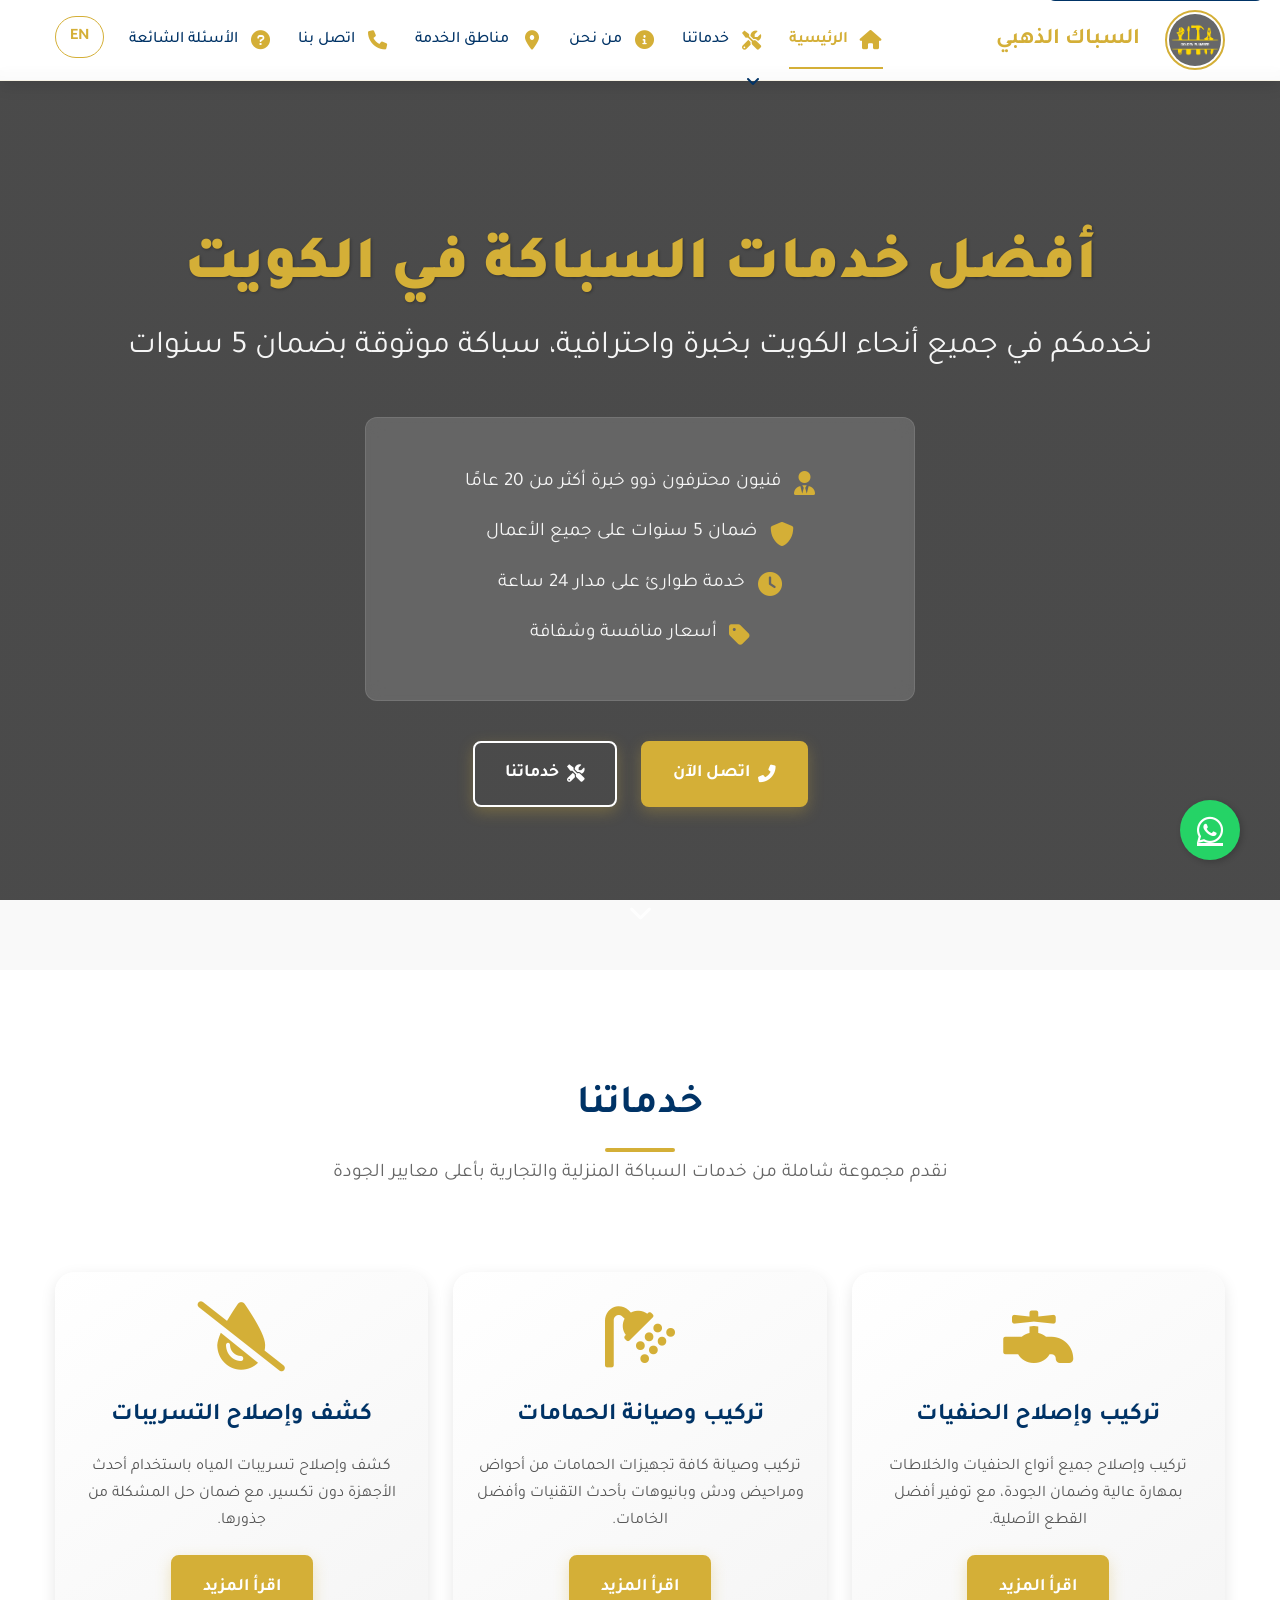
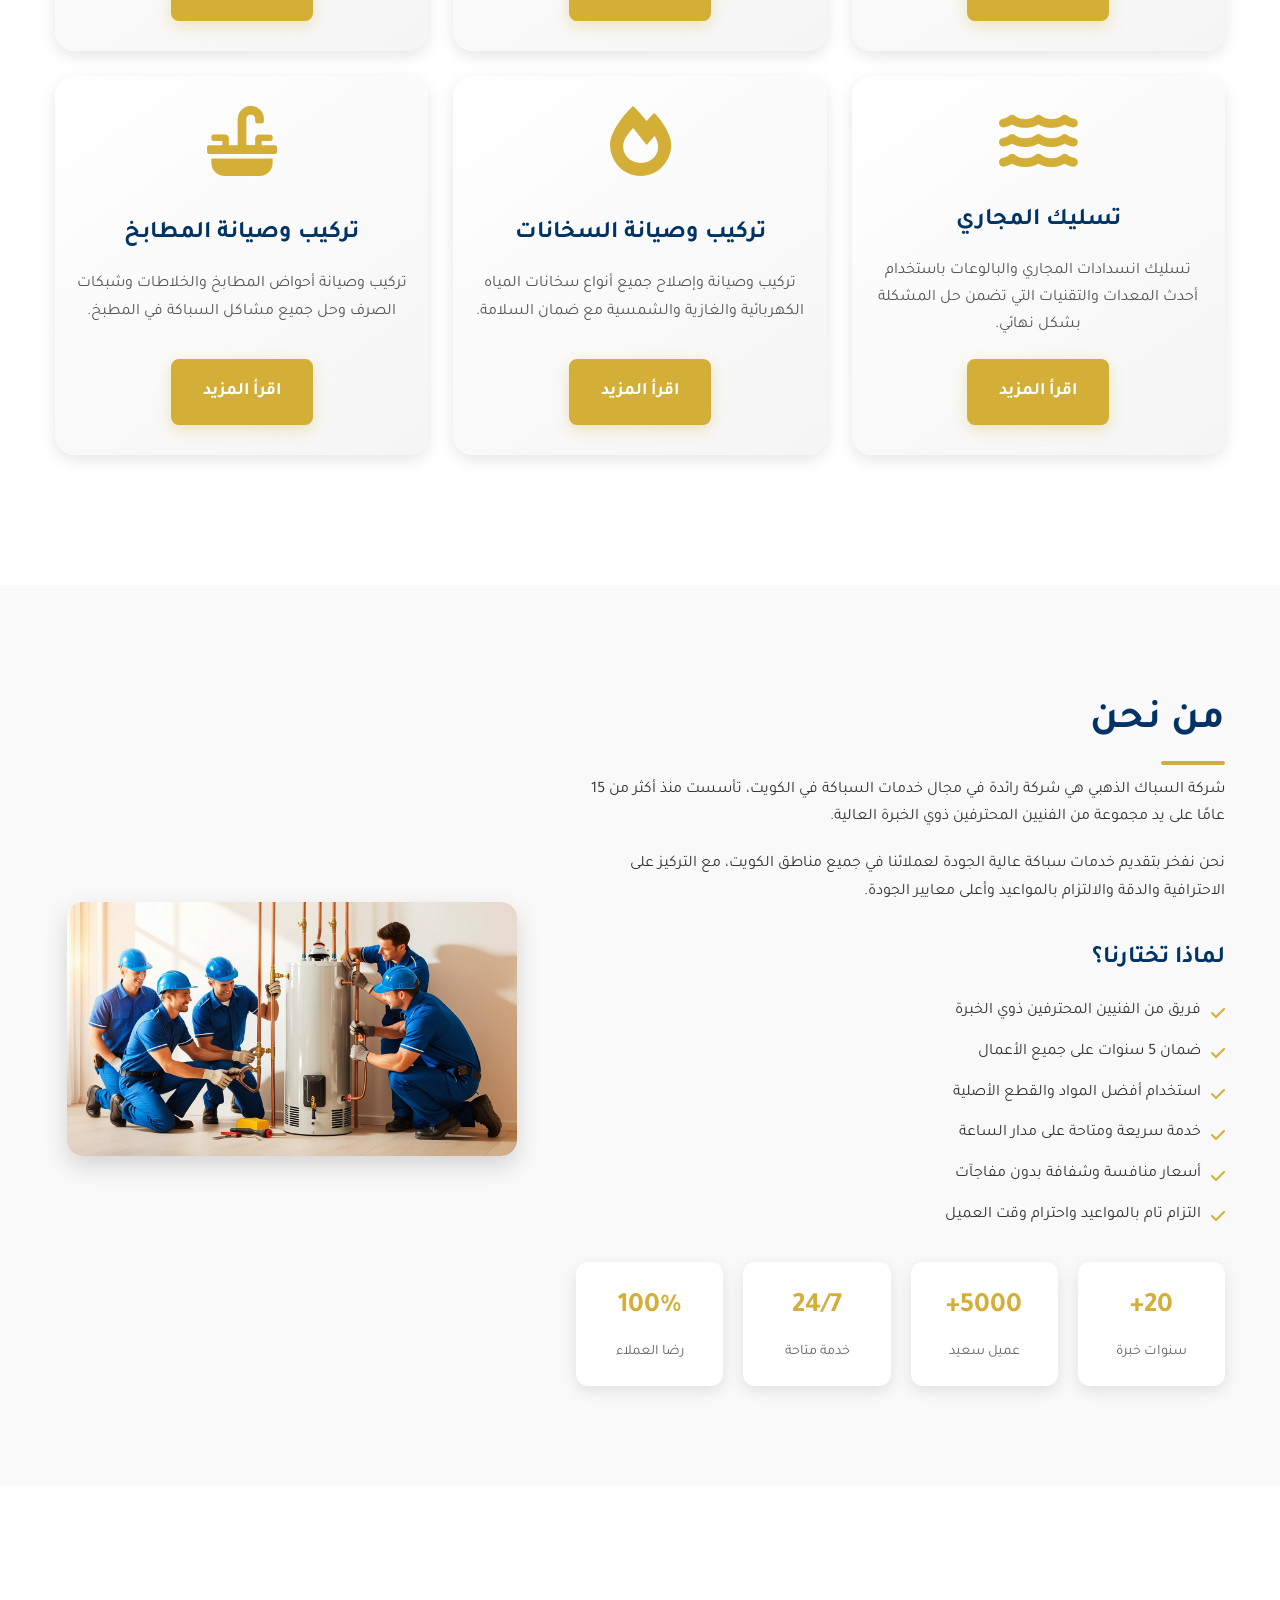
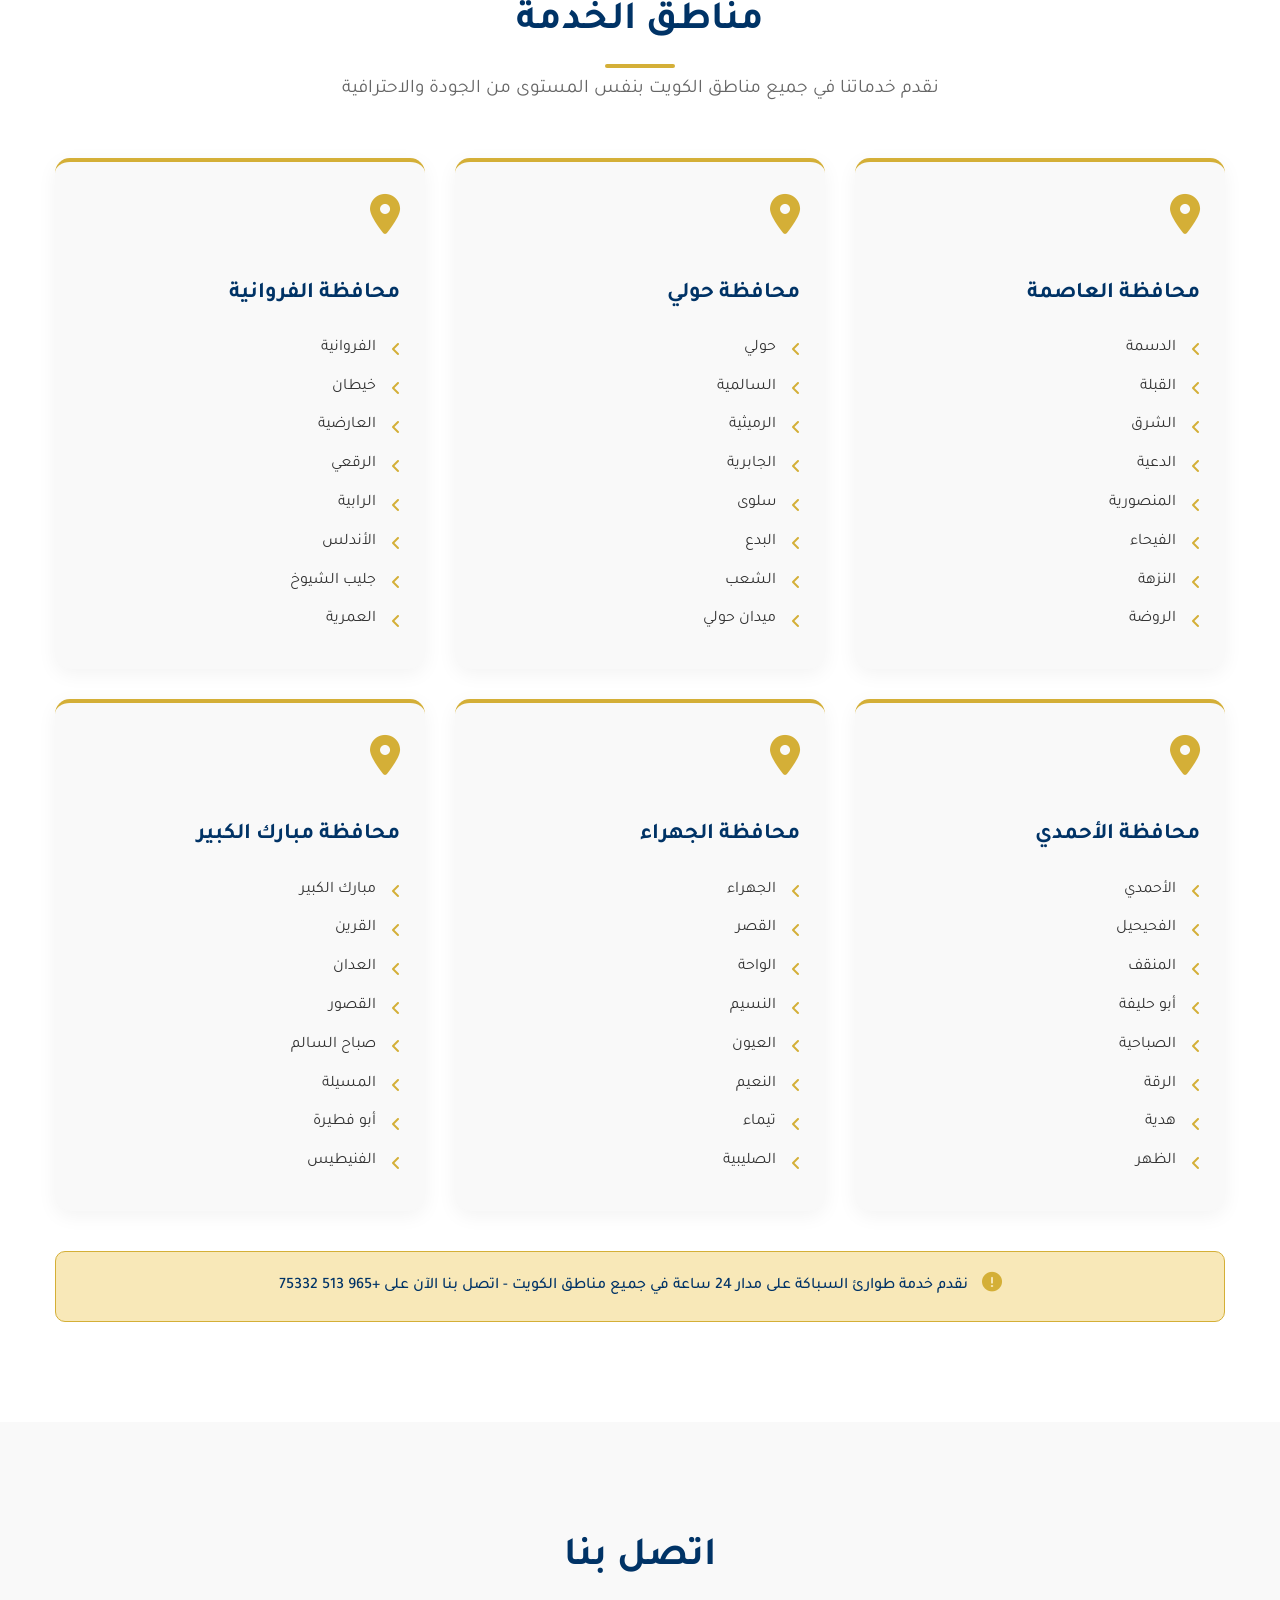
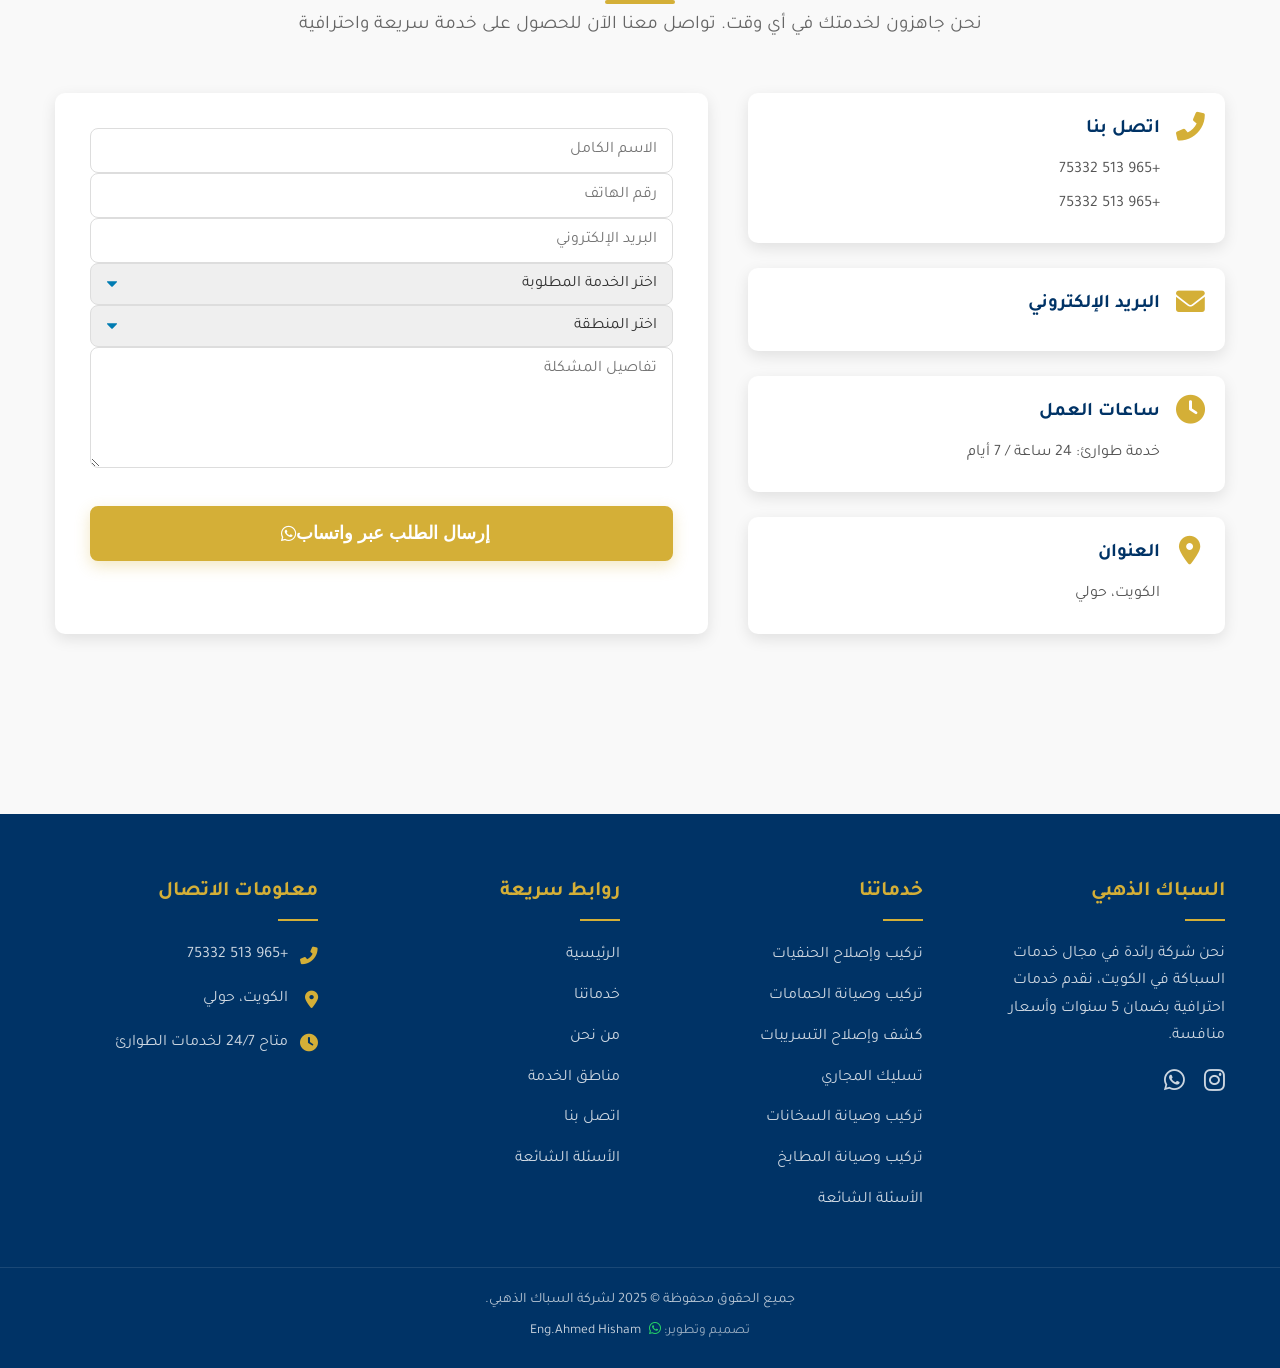
<file: index.html>
<!DOCTYPE html>
<html lang="ar" dir="rtl">
    <head>
    <meta charset="UTF-8">
    <meta name="viewport" content="width=device-width, initial-scale=1.0, maximum-scale=1.0, user-scalable=no">
    <meta http-equiv="Content-Security-Policy" content="frame-ancestors 'self';">

    <title>السباك الذهبي - الكويت | أفضل خدمات السباكة بضمان 5 سنوات</title>
    <meta name="description" content="شركة السباك الذهبي تقدم أفضل خدمات السباكة في الكويت - إصلاح تسريبات، تركيب سخانات، تسليك مجاري، تنظيف خزانات وكل أعمال السباكة المنزلية بضمان 5 سنوات">
    <meta name="robots" content="index,follow,max-image-preview:large">
    <link rel="canonical" href="https://goldenplumberkw.com/">
    <meta property="og:locale" content="ar_KW">
    <meta property="og:type" content="website">
    <meta property="og:title" content="السباك الذهبي - الكويت | أفضل خدمات السباكة بضمان 5 سنوات">
    <meta property="og:description" content="خدمات سباكة احترافية في الكويت: إصلاح تسريبات، تركيب سخانات، تسليك مجاري، وصيانة كاملة مع ضمان 5 سنوات.">
    <meta property="og:url" content="https://goldenplumberkw.com/">
    <meta property="og:image" content="https://goldenplumberkw.com/images/Golden%20Plumber.png">
    <meta name="twitter:card" content="summary_large_image">
    <meta name="twitter:title" content="السباك الذهبي - الكويت">
    <meta name="twitter:description" content="خدمات سباكة منزلية احترافية في الكويت مع استجابة سريعة وضمان 5 سنوات.">
    
    <!-- Favicon -->
    <link rel="icon" href="favicon.svg" type="image/svg+xml">
    
    <!-- Fonts & Icons -->
    <link rel="stylesheet" href="https://cdnjs.cloudflare.com/ajax/libs/font-awesome/6.0.0-beta3/css/all.min.css">
    <link href="https://fonts.googleapis.com/css2?family=Tajawal:wght@400;500;700;900&display=swap" rel="stylesheet">
    <link rel="alternate" hreflang="ar-KW" href="https://goldenplumberkw.com/">
    <link rel="alternate" hreflang="en" href="https://goldenplumberkw.com/index-en.html">
    <link rel="alternate" hreflang="x-default" href="https://goldenplumberkw.com/">
    
    <!-- CSS -->
    <link rel="stylesheet" href="css/style.css">
    <link rel="stylesheet" href="css/contact.css">
    <link rel="stylesheet" href="css/dropdown.css">

    <script type="application/ld+json">
    {
      "@context": "https://schema.org",
      "@type": "LocalBusiness",
      "name": "السباك الذهبي",
      "description": "خدمات سباكة منزلية احترافية في الكويت.",
      "telephone": "+96551375332",
      "areaServed": "Kuwait",
      "address": {
        "@type": "PostalAddress",
        "addressCountry": "KW",
        "addressLocality": "Hawalli"
      },
      "url": "https://goldenplumberkw.com/"
    }
    </script>

</head>

<body>
    <a class="skip-link" href="#main-content">تخطي إلى المحتوى الرئيسي</a>

    <!-- Preloader -->
    <div id="preloader">
        <div class="spinner">
            <i class="fas fa-wrench fa-spin fa-3x" style="color: #D4AF37;"></i>
        </div>
    </div>

    <!-- Header -->
    <header>
        <div class="header-container">
            <a href="#home" class="logo">
                <img src="images/Golden Plumber.png" alt="شعار السباك الذهبي" id="logo-img" width="60" height="60" decoding="async">
                <div class="logo-text">
                    <h1>السباك الذهبي</h1>
                    <p>خدمات السباكة المنزلية</p>
                </div>
            </a>
            <button class="mobile-menu-btn" aria-label="فتح القائمة">
                <i class="fas fa-bars"></i>
            </button>
            <nav>
                <ul>
                    <li><a href="#home" class="active-link"><i class="fas fa-home"></i>الرئيسية</a></li>
                    <li class="dropdown">
                        <a href="#services"><i class="fas fa-tools"></i>خدماتنا</a>
                        <div class="dropdown-content">
                            <a href="faucet-repair.html"><i class="fas fa-faucet"></i>تركيب وإصلاح الحنفيات</a>
                            <a href="bathroom-installation.html"><i class="fas fa-shower"></i>تركيب وصيانة الحمامات</a>
                            <a href="leak-detection.html"><i class="fas fa-tint-slash"></i>كشف وإصلاح التسريبات</a>
                            <a href="drain-cleaning.html"><i class="fas fa-water"></i>تسليك المجاري</a>
                            <a href="heater-installation.html"><i class="fas fa-fire"></i>تركيب وصيانة السخانات</a>
                            <a href="kitchen-plumbing.html"><i class="fas fa-sink"></i>تركيب وصيانة المطابخ</a>
                        </div>
                    </li>
                    <li><a href="#about"><i class="fas fa-info-circle"></i>من نحن</a></li>
                    <li><a href="#areas"><i class="fas fa-map-marker-alt"></i>مناطق الخدمة</a></li>
                    <li><a href="#contact"><i class="fas fa-phone"></i>اتصل بنا</a></li>
                    <li><a href="faq.html"><i class="fas fa-question-circle"></i>الأسئلة الشائعة</a></li>
                    <li><a href="index-en.html" class="lang-switch" lang="en" dir="ltr">EN</a></li>
                </ul>
            </nav>
        </div>
    </header>
    
    <!-- Overlay for mobile menu -->
    <div class="overlay"></div>

    <!-- Main Content -->
    <main id="main-content">
        <!-- Hero Section -->
        <section class="hero" id="home">
            <div class="hero-container">
                <div class="hero-content">
                    <h1 class="hero-title">أفضل خدمات السباكة في الكويت</h1>
                    <p class="hero-subtitle">نخدمكم في جميع أنحاء الكويت بخبرة واحترافية، سباكة موثوقة بضمان 5 سنوات</p>
                    
                    <div class="hero-features">
                        <div class="feature-item">
                            <i class="fas fa-user-tie"></i>
                            <span>فنيون محترفون ذوو خبرة أكثر من 20 عامًا</span>
                        </div>
                        <div class="feature-item">
                            <i class="fas fa-shield-alt"></i>
                            <span>ضمان 5 سنوات على جميع الأعمال</span>
                        </div>
                        <div class="feature-item">
                            <i class="fas fa-clock"></i>
                            <span>خدمة طوارئ على مدار 24 ساعة</span>
                        </div>
                        <div class="feature-item">
                            <i class="fas fa-tag"></i>
                            <span>أسعار منافسة وشفافة</span>
                        </div>
                    </div>
                    
                    <div class="hero-buttons">
                        <a href="tel:+96551375332" class="btn btn-primary">
                            <i class="fas fa-phone-alt"></i>
                            <span>اتصل الآن</span>
                        </a>
                        <a href="#services" class="btn btn-secondary">
                            <i class="fas fa-tools"></i>
                            <span>خدماتنا</span>
                        </a>
                    </div>
                </div>
        
            
            </div>
        
            <a href="#services" class="scroll-down">
                <i class="fas fa-chevron-down"></i>
            </a>
        </section>
        <!-- Services Section -->
        <section class="services" id="services">
            <div class="container">
                <div class="section-title">
                    <h2>خدماتنا</h2>
                    <p>نقدم مجموعة شاملة من خدمات السباكة المنزلية والتجارية بأعلى معايير الجودة</p>
                </div>
                
                <div class="services-grid">
                    <div class="service-card">
                        <div class="service-icon">
                            <i class="fas fa-faucet"></i>
                        </div>
                        <div class="service-content">
                            <h3>تركيب وإصلاح الحنفيات</h3>
                            <p>تركيب وإصلاح جميع أنواع الحنفيات والخلاطات بمهارة عالية وضمان الجودة، مع توفير أفضل القطع الأصلية.</p>
                        </div>
                        <a href="faucet-repair.html" class="btn btn-primary">اقرأ المزيد</a>
                    </div>
                    
                    <div class="service-card">
                        <div class="service-icon">
                            <i class="fas fa-shower"></i>
                        </div>
                        <div class="service-content">
                            <h3>تركيب وصيانة الحمامات</h3>
                            <p>تركيب وصيانة كافة تجهيزات الحمامات من أحواض ومراحيض ودش وبانيوهات بأحدث التقنيات وأفضل الخامات.</p>
                        </div>
                        <a href="bathroom-installation.html" class="btn btn-primary">اقرأ المزيد</a>
                    </div>
                    
                    <div class="service-card">
                        <div class="service-icon">
                            <i class="fas fa-tint-slash"></i>
                        </div>
                        <div class="service-content">
                            <h3>كشف وإصلاح التسريبات</h3>
                            <p>كشف وإصلاح تسريبات المياه باستخدام أحدث الأجهزة دون تكسير، مع ضمان حل المشكلة من جذورها.</p>
                        </div>
                        <a href="leak-detection.html" class="btn btn-primary">اقرأ المزيد</a>
                    </div>
                    
                    <div class="service-card">
                        <div class="service-icon">
                            <i class="fas fa-water"></i>
                        </div>
                        <div class="service-content">
                            <h3>تسليك المجاري</h3>
                            <p>تسليك انسدادات المجاري والبالوعات باستخدام أحدث المعدات والتقنيات التي تضمن حل المشكلة بشكل نهائي.</p>
                        </div>
                        <a href="drain-cleaning.html" class="btn btn-primary">اقرأ المزيد</a>
                    </div>
                    
                    <div class="service-card">
                        <div class="service-icon">
                            <i class="fas fa-fire"></i>
                        </div>
                        <div class="service-content">
                            <h3>تركيب وصيانة السخانات</h3>
                            <p>تركيب وصيانة وإصلاح جميع أنواع سخانات المياه الكهربائية والغازية والشمسية مع ضمان السلامة.</p>
                        </div>
                        <a href="heater-installation.html" class="btn btn-primary">اقرأ المزيد</a>
                    </div>
                    
                    <div class="service-card">
                        <div class="service-icon">
                            <i class="fas fa-sink"></i>
                        </div>
                        <div class="service-content">
                            <h3>تركيب وصيانة المطابخ</h3>
                            <p>تركيب وصيانة أحواض المطابخ والخلاطات وشبكات الصرف وحل جميع مشاكل السباكة في المطبخ.</p>
                        </div>
                        <a href="kitchen-plumbing.html" class="btn btn-primary">اقرأ المزيد</a>
                    </div>
                </div>
            </div>
        </section>

        <!-- About Section -->
        <section class="about" id="about">
            <div class="container">
                <div class="about-content">
                    <div class="about-text">
                        <h2>من نحن</h2>
                        <p>شركة السباك الذهبي هي شركة رائدة في مجال خدمات السباكة في الكويت، تأسست منذ أكثر من 15 عامًا على يد مجموعة من الفنيين المحترفين ذوي الخبرة العالية.</p>
                        <p>نحن نفخر بتقديم خدمات سباكة عالية الجودة لعملائنا في جميع مناطق الكويت، مع التركيز على الاحترافية والدقة والالتزام بالمواعيد وأعلى معايير الجودة.</p>
                        
                        <h3>لماذا تختارنا؟</h3>
                        <ul class="why-us">
                            <li>فريق من الفنيين المحترفين ذوي الخبرة</li>
                            <li>ضمان 5 سنوات على جميع الأعمال</li>
                            <li>استخدام أفضل المواد والقطع الأصلية</li>
                            <li>خدمة سريعة ومتاحة على مدار الساعة</li>
                            <li>أسعار منافسة وشفافة بدون مفاجآت</li>
                            <li>التزام تام بالمواعيد واحترام وقت العميل</li>
                        </ul>
                        
                        <div class="stats">
                            <div class="stat-item">
                                <div class="stat-number">20+</div>
                                <div class="stat-text">سنوات خبرة</div>
                            </div>
                            <div class="stat-item">
                                <div class="stat-number">5000+</div>
                                <div class="stat-text">عميل سعيد</div>
                            </div>
                            <div class="stat-item">
                                <div class="stat-number">24/7</div>
                                <div class="stat-text">خدمة متاحة</div>
                            </div>
                            <div class="stat-item">
                                <div class="stat-number">100%</div>
                                <div class="stat-text">رضا العملاء</div>
                            </div>
                        </div>
                    </div>
                    
                    <div class="about-img">
                        <img src="images/فريق تركيب السخانات الماء.jpg" alt="فريق السباك الذهبي المحترف" loading="lazy" decoding="async">
                        
                    </div>
                </div>
            </div>
        </section>

        <!-- Areas Section -->
        <section class="areas-section" id="areas">
            <div class="container">
                <div class="section-title">
                    <h2>مناطق الخدمة</h2>
                    <p>نقدم خدماتنا في جميع مناطق الكويت بنفس المستوى من الجودة والاحترافية</p>
                </div>
                
                <div class="areas-container">
                    <div class="area-card">
                        <div class="area-icon">
                            <i class="fas fa-map-marker-alt"></i>
                        </div>
                        <h3>محافظة العاصمة</h3>
                        <ul class="area-neighborhoods">
                            <li>الدسمة</li>
                            <li>القبلة</li>
                            <li>الشرق</li>
                            <li>الدعية</li>
                            <li>المنصورية</li>
                            <li>الفيحاء</li>
                            <li>النزهة</li>
                            <li>الروضة</li>
                        </ul>
                    </div>
                    
                    <div class="area-card">
                        <div class="area-icon">
                            <i class="fas fa-map-marker-alt"></i>
                        </div>
                        <h3>محافظة حولي</h3>
                        <ul class="area-neighborhoods">
                            <li>حولي</li>
                            <li>السالمية</li>
                            <li>الرميثية</li>
                            <li>الجابرية</li>
                            <li>سلوى</li>
                            <li>البدع</li>
                            <li>الشعب</li>
                            <li>ميدان حولي</li>
                        </ul>
                    </div>
                    
                    <div class="area-card">
                        <div class="area-icon">
                            <i class="fas fa-map-marker-alt"></i>
                        </div>
                        <h3>محافظة الفروانية</h3>
                        <ul class="area-neighborhoods">
                            <li>الفروانية</li>
                            <li>خيطان</li>
                            <li>العارضية</li>
                            <li>الرقعي</li>
                            <li>الرابية</li>
                            <li>الأندلس</li>
                            <li>جليب الشيوخ</li>
                            <li>العمرية</li>
                        </ul>
                    </div>
                    
                    <div class="area-card">
                        <div class="area-icon">
                            <i class="fas fa-map-marker-alt"></i>
                        </div>
                        <h3>محافظة الأحمدي</h3>
                        <ul class="area-neighborhoods">
                            <li>الأحمدي</li>
                            <li>الفحيحيل</li>
                            <li>المنقف</li>
                            <li>أبو حليفة</li>
                            <li>الصباحية</li>
                            <li>الرقة</li>
                            <li>هدية</li>
                            <li>الظهر</li>
                        </ul>
                    </div>
                    
                    <div class="area-card">
                        <div class="area-icon">
                            <i class="fas fa-map-marker-alt"></i>
                        </div>
                        <h3>محافظة الجهراء</h3>
                        <ul class="area-neighborhoods">
                            <li>الجهراء</li>
                            <li>القصر</li>
                            <li>الواحة</li>
                            <li>النسيم</li>
                            <li>العيون</li>
                            <li>النعيم</li>
                            <li>تيماء</li>
                            <li>الصليبية</li>
                        </ul>
                    </div>
                    
                    <div class="area-card">
                        <div class="area-icon">
                            <i class="fas fa-map-marker-alt"></i>
                        </div>
                        <h3>محافظة مبارك الكبير</h3>
                        <ul class="area-neighborhoods">
                            <li>مبارك الكبير</li>
                            <li>القرين</li>
                            <li>العدان</li>
                            <li>القصور</li>
                            <li>صباح السالم</li>
                            <li>المسيلة</li>
                            <li>أبو فطيرة</li>
                            <li>الفنيطيس</li>
                        </ul>
                    </div>
                </div>
                
                <div class="emergency-note">
                    <i class="fas fa-exclamation-circle fa-lg" style="color: var(--gold); margin-left: 10px;"></i>
                    نقدم خدمة طوارئ السباكة على مدار 24 ساعة في جميع مناطق الكويت - اتصل بنا الآن على  +965 513 75332
                </div>
            </div>
        </section>

        <!-- Contact Section -->
        <section class="contact" id="contact">
            <div class="container">
                <div class="section-title">
                    <h2>اتصل بنا</h2>
                    <p>نحن جاهزون لخدمتك في أي وقت. تواصل معنا الآن للحصول على خدمة سريعة واحترافية</p>
                </div>
                
                <div class="contact-content">
                    <div class="contact-info">
                        <div class="contact-item">
                            <i class="fas fa-phone-alt"></i>
                            <div>
                                <h3>اتصل بنا</h3>
                                <p><a href="tel:+96551375332">+965 513 75332</a></p>
                                <p><a href="tel:+96551375332">+965 513 75332</a></p>
                            </div>
                        </div>
                        
                        <div class="contact-item">
                            <i class="fas fa-envelope"></i>
                            <div>
                                <h3>البريد الإلكتروني</h3>
                                <!-- Add email address here if available -->
                            </div>
                        </div>
                        
                        <div class="contact-item">
                            <i class="fas fa-clock"></i>
                            <div>
                                <h3>ساعات العمل</h3>
                                <p>خدمة طوارئ: 24 ساعة / 7 أيام</p>
                            </div>
                        </div>
                        
                        <div class="contact-item">
                            <i class="fas fa-map-marker-alt"></i>
                            <div>
                                <h3>العنوان</h3>
                                <p>الكويت، حولي </p>
                            </div>
                        </div>
                    </div>
                    
                    <form class="contact-form" id="contactForm">
                        <div class="form-group">
                            <input type="text" id="name" name="name" placeholder="الاسم الكامل" required>
                        </div>
                        
                        <div class="form-group">
                            <input type="tel" id="phone" name="phone" placeholder="رقم الهاتف" required>
                        </div>
                        
                        <div class="form-group">
                            <input type="email" id="email" name="email" placeholder="البريد الإلكتروني">
                        </div>
                        
                        <div class="form-group">
                            <select id="service" name="service" required>
                                <option value="" disabled selected>اختر الخدمة المطلوبة</option>
                                <option value="تركيب وإصلاح الحنفيات">تركيب وإصلاح الحنفيات</option>
                                <option value="تركيب وصيانة الحمامات">تركيب وصيانة الحمامات</option>
                                <option value="كشف وإصلاح التسريبات">كشف وإصلاح التسريبات</option>
                                <option value="تسليك المجاري">تسليك المجاري</option>
                                <option value="تركيب وصيانة السخانات">تركيب وصيانة السخانات</option>
                                <option value="تركيب وصيانة المطابخ">تركيب وصيانة المطابخ</option>
                                <option value="خدمة أخرى">خدمة أخرى</option>
                            </select>
                        </div>
                        
                        <div class="form-group">
                            <select id="area" name="area" required>
                                <option value="" disabled selected>اختر المنطقة</option>
                                <option value="العاصمة">محافظة العاصمة</option>
                                <option value="حولي">محافظة حولي</option>
                                <option value="الفروانية">محافظة الفروانية</option>
                                <option value="الأحمدي">محافظة الأحمدي</option>
                                <option value="الجهراء">محافظة الجهراء</option>
                                <option value="مبارك الكبير">محافظة مبارك الكبير</option>
                            </select>
                        </div>
                        
                        <div class="form-group">
                            <textarea id="message" name="message" placeholder="تفاصيل المشكلة" rows="5" required></textarea>
                        </div>
                        
                        <button type="submit" class="btn btn-primary">
                            <span>إرسال الطلب عبر واتساب</span>
                            <i class="fab fa-whatsapp"></i> <!-- Changed icon -->
                        </button>
                        <p class="form-status" id="form-status" aria-live="polite"></p>
                    </form>
                </div>
            </div>
        </section>
    </main>

    <!-- Footer -->
    <footer>
        <div class="footer-container">
            <div class="footer-about">
                <h4>السباك الذهبي</h4>
                <p>نحن شركة رائدة في مجال خدمات السباكة في الكويت، نقدم خدمات احترافية بضمان 5 سنوات وأسعار منافسة.</p>
                <div class="social-links">
                    <a href="#" aria-label="انستغرام"><i class="fab fa-instagram"></i></a>
                    <a href="https://wa.me/96551375332" target="_blank" rel="noopener noreferrer" aria-label="واتساب"><i class="fab fa-whatsapp"></i></a>
                </div>
            </div>
            
            <div class="footer-links">
                <h4>خدماتنا </h4>
                <ul>
                    <li><a href="faucet-repair.html">تركيب وإصلاح الحنفيات</a></li>
                    <li><a href="bathroom-installation.html">تركيب وصيانة الحمامات</a></li>
                    <li><a href="leak-detection.html">كشف وإصلاح التسريبات</a></li>
                    <li><a href="drain-cleaning.html">تسليك المجاري</a></li>
                    <li><a href="heater-installation.html">تركيب وصيانة السخانات</a></li>
                    <li><a href="kitchen-plumbing.html">تركيب وصيانة المطابخ</a></li>
                    <li><a href="faq.html">الأسئلة الشائعة</a></li>
                </ul>
            </div>
            
            <div class="footer-links">
                <h4>روابط سريعة</h4>
                <ul>
                    <li><a href="index.html">الرئيسية</a></li>
                    <li><a href="index.html#services">خدماتنا</a></li>
               
                    <li><a href="index.html#about">من نحن</a></li>
                    <li><a href="index.html#areas">مناطق الخدمة</a></li>
                    <li><a href="index.html#contact">اتصل بنا</a></li>
                    <li><a href="faq.html">الأسئلة الشائعة</a></li>
                </ul>
            </div>
            
            <div class="footer-contact">
                <h4>معلومات الاتصال</h4>
                <p><i class="fas fa-phone-alt"></i> +965 513 75332</p>
                <p><i class="fas fa-map-marker-alt"></i> الكويت، حولي </p>
                <p><i class="fas fa-clock"></i> متاح 24/7 لخدمات الطوارئ</p>
            </div>
        </div>
        
        <div class="copyright">
            <p>جميع الحقوق محفوظة &copy; 2025 لشركة السباك الذهبي.</p>
            <p class="developer-credit">
                تصميم وتطوير:
                <a href="https://wa.me/+201004308292" target="_blank" rel="noopener noreferrer">
                    <i class="fab fa-whatsapp"></i> Eng.Ahmed Hisham
                </a>
            </p>
        </div>
    </footer>

    <!-- WhatsApp Floating Button -->
    <a href="https://wa.me/96551375332" target="_blank" class="whatsapp-float" aria-label="تواصل معنا عبر واتساب">
        <i class="fab fa-whatsapp"></i>
    </a>

    <!-- Scroll to Top Button -->
    <button id="scroll-to-top" class="scroll-to-top-btn" aria-label="الصعود للأعلى">
        <i class="fas fa-arrow-up"></i>
    </button>

    <!-- JavaScript -->
    <script src="js/main.js"></script>
    <script src="js/faq.js"></script>

</body>
</html>
</file>
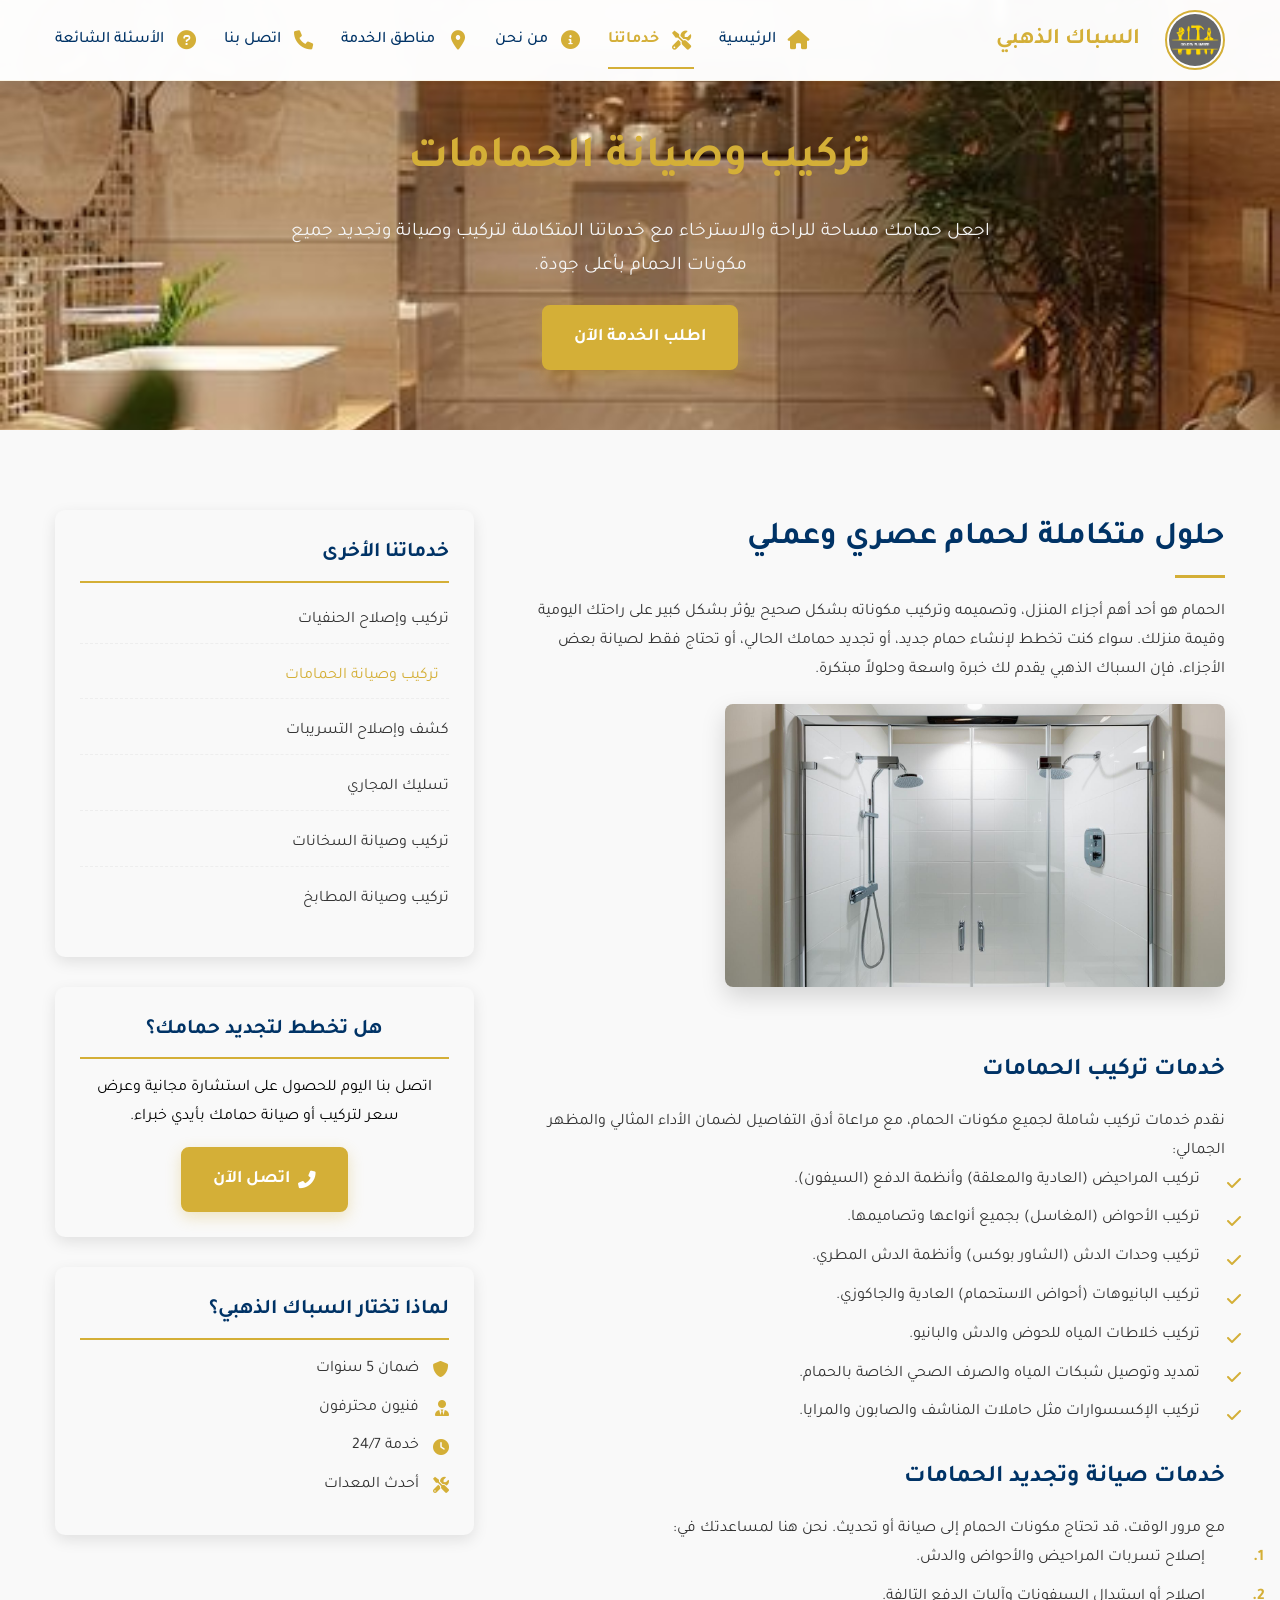
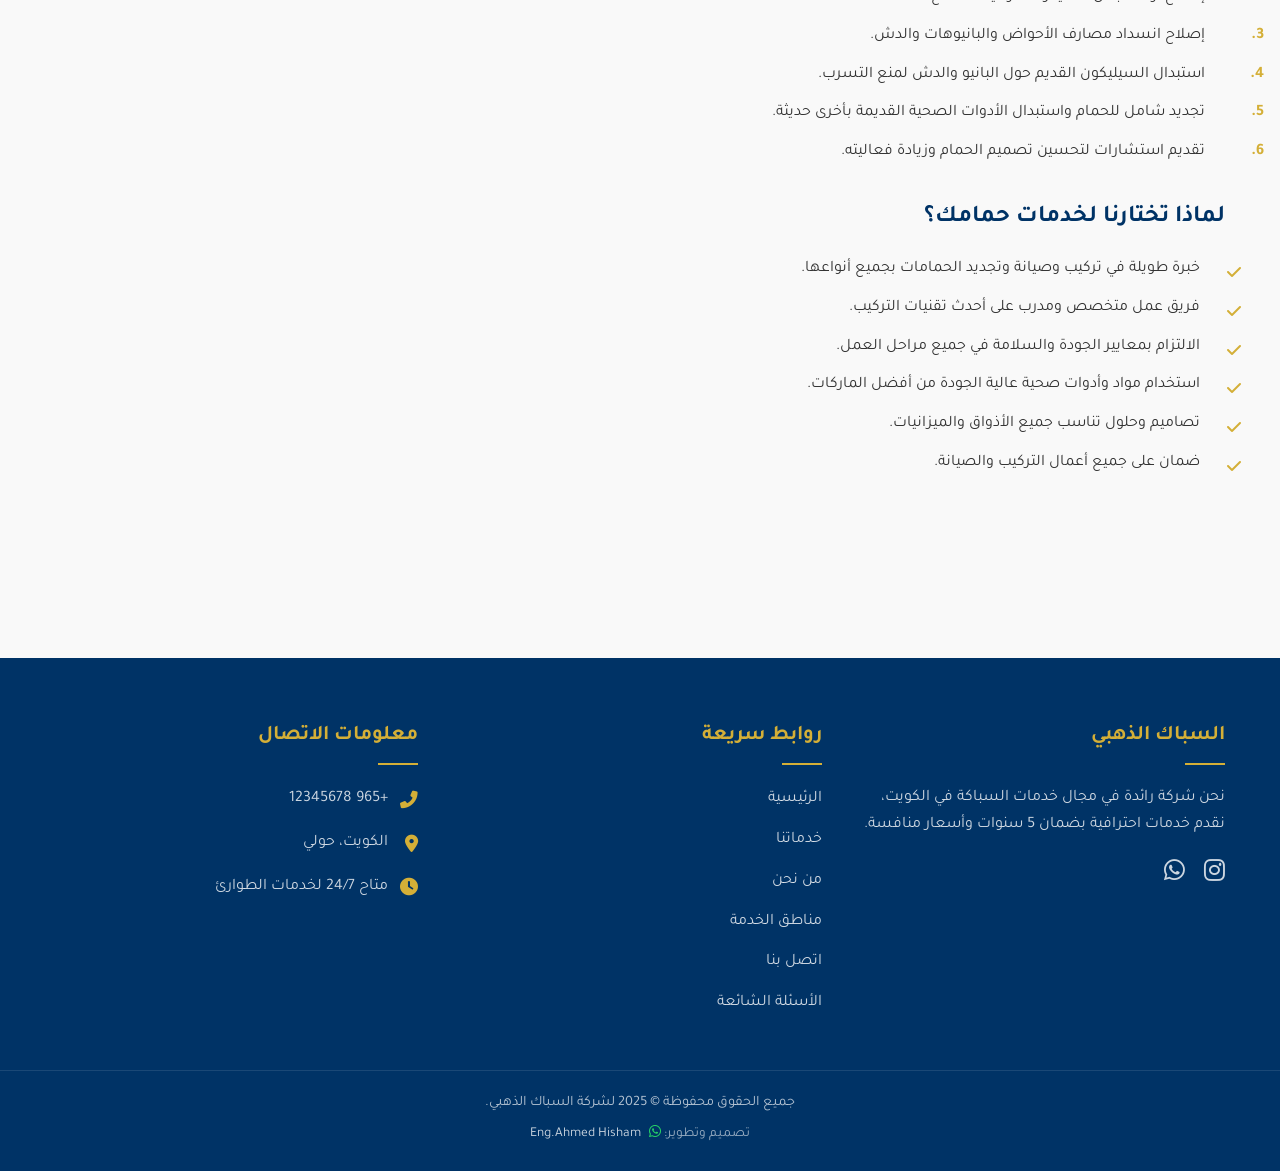
<file: bathroom-installation.html>
<!DOCTYPE html>
<html lang="ar" dir="rtl">
<head>
    <meta charset="UTF-8">
    <meta name="viewport" content="width=device-width, initial-scale=1.0, maximum-scale=1.0, user-scalable=no">
    <meta http-equiv="Content-Security-Policy" content="frame-ancestors 'self';">

    <title>تركيب وصيانة الحمامات - السباك الذهبي | تجديد حمامك باحترافية</title>
    <meta name="description" content="خدمات تركيب وصيانة وتجديد الحمامات في الكويت. السباك الذهبي يقدم حلولاً متكاملة لتركيب المراحيض، الأحواض، الدش، والبانيوهات بضمان.">
    
    <!-- Favicon -->
    <link rel="icon" href="favicon.svg" type="image/svg+xml">
    
    <!-- Fonts & Icons -->
    <link rel="stylesheet" href="https://cdnjs.cloudflare.com/ajax/libs/font-awesome/6.0.0-beta3/css/all.min.css">
    <link href="https://fonts.googleapis.com/css2?family=Tajawal:wght@400;500;700;900&display=swap" rel="stylesheet">
    <link rel="alternate" hreflang="en" href="bathroom-installation-en.html"> <!-- Placeholder -->
    
    <!-- CSS -->
    <link rel="stylesheet" href="css/style.css">
    <link rel="stylesheet" href="css/contact.css">
    <!-- Reusing service page styles for now -->
    <style>
        /* Temporary styles for service page - move to CSS file later */
        .service-hero {
            padding-top: 120px; /* Adjust based on header height */
            padding-bottom: 60px;
            background: url("images/6467dcf5e445dfd3a19291172aca0f31.jpg") no-repeat center center;            background-size: cover;
            color: white;
            text-align: center;
        }
        .service-hero h1 {
            font-size: 2.8rem;
            color: var(--gold);
            margin-bottom: 15px;
        }
        .service-hero p {
            font-size: 1.2rem;
            max-width: 700px;
            margin: 0 auto 20px;
            color: #f5f5f5; /* تغيير اللون الأبيض الصريح إلى رمادي فاتح جداً لتحسين التباين */
        }
        .service-details {
            padding: 80px 0;
        }
        .service-details .container {
            display: flex;
            flex-wrap: wrap;
            gap: 40px;
        }
        .service-content-area {
            flex: 1 1 60%;
        }
        .service-sidebar {
            flex: 1 1 35%;
        }
        .service-content-area h2 {
            color: var(--dark-blue);
            margin-bottom: 20px;
            font-size: 2rem;
            position: relative;
            padding-bottom: 10px;
        }
        .service-content-area h2::after {
            content: '';
            position: absolute;
            bottom: 0;
            right: 0;
            width: 50px;
            height: 3px;
            background-color: var(--gold);
        }
        .service-content-area h3 {
            color: var(--dark-blue);
            margin-top: 30px;
            margin-bottom: 15px;
            font-size: 1.5rem;
        }
        .service-content-area ul {
            list-style: none;
            padding-right: 0;
            margin-bottom: 20px;
        }
        .service-content-area ul li {
            position: relative;
            padding-right: 25px;
            margin-bottom: 10px;
        }
        .service-content-area ul li::before {
            content: '\f00c'; /* Check icon */
            font-family: 'Font Awesome 6 Free';
            font-weight: 900;
            position: absolute;
            right: 0;
            top: 3px;
            color: var(--gold);
        }
        .service-sidebar .widget {
            background: #f9f9f9;
            padding: 25px;
            border-radius: 10px;
            margin-bottom: 30px;
            box-shadow: var(--shadow-sm);
        }
        .service-sidebar .widget h3 {
            color: var(--dark-blue);
            margin-bottom: 15px;
            font-size: 1.3rem;
            border-bottom: 2px solid var(--gold);
            padding-bottom: 8px;
        }
        .service-sidebar .widget ul {
            list-style: none;
            padding: 0;
        }
        .service-sidebar .widget ul li {
            margin-bottom: 10px;
        }
        .service-sidebar .widget ul li a {
            color: var(--dark-gray);
            text-decoration: none;
            transition: var(--transition);
            display: block;
            padding: 8px 0;
            border-bottom: 1px dashed #eee;
        }
         .service-sidebar .widget ul li:last-child a {
             border-bottom: none;
         }
        .service-sidebar .widget ul li a:hover, .service-sidebar .widget ul li.active a {
            color: var(--gold);
            padding-right: 10px;
        }
        .service-cta-widget {
            background: var(--dark-blue);
            color: rgb(0, 0, 0);
            text-align: center;
        }
        .service-cta-widget p {
            margin-bottom: 15px;
        }
        @media (max-width: 768px) {
            .service-hero h1 {
                font-size: 2.2rem;
            }
            .service-details .container {
                flex-direction: column;
            }
        }
    </style>
</head>
<body>
    <!-- Preloader -->
    <div id="preloader">
        <div class="spinner">
            <i class="fas fa-wrench fa-spin fa-3x" style="color: #D4AF37;"></i>
        </div>
    </div>

    <!-- Header -->
    <header>
        <div class="header-container">
            <a href="index.html" class="logo">
                <img src="images/Golden Plumber.png" alt="شعار السباك الذهبي" id="logo-img">
                <div class="logo-text">
                    <h1>السباك الذهبي</h1>
                </div>
            </a>
            <button class="mobile-menu-btn" aria-label="فتح القائمة">
                <i class="fas fa-bars"></i>
            </button>
            <nav>
                <ul>
                    <li><a href="index.html"><i class="fas fa-home"></i>الرئيسية</a></li>
                    <li><a href="index.html#services" class="active-link"><i class="fas fa-tools"></i>خدماتنا</a></li>
                    <li><a href="index.html#about"><i class="fas fa-info-circle"></i>من نحن</a></li>
                    <li><a href="index.html#areas"><i class="fas fa-map-marker-alt"></i>مناطق الخدمة</a></li>
                    <li><a href="index.html#contact"><i class="fas fa-phone"></i>اتصل بنا</a></li>
                    <li><a href="faq.html"><i class="fas fa-question-circle"></i>الأسئلة الشائعة</a></li>
                    <!-- Add links to other service pages later -->
                </ul>
            </nav>
        </div>
    </header>
    
    <!-- Overlay for mobile menu -->
    <div class="overlay"></div>

    <!-- Main Content -->
    <main>
        <!-- Service Hero Section -->
        <section class="service-hero">
            <div class="container">
                <h1>تركيب وصيانة الحمامات</h1>
                <p>اجعل حمامك مساحة للراحة والاسترخاء مع خدماتنا المتكاملة لتركيب وصيانة وتجديد جميع مكونات الحمام بأعلى جودة.</p>
                <a href="index.html#contact" class="btn btn-primary">اطلب الخدمة الآن</a>
            </div>
        </section>

        <!-- Service Details Section -->
        <section class="service-details">
            <div class="container">
                <!-- Main Content Area -->
                <div class="service-content-area">
                    <h2>حلول متكاملة لحمام عصري وعملي</h2>
                    <p>الحمام هو أحد أهم أجزاء المنزل، وتصميمه وتركيب مكوناته بشكل صحيح يؤثر بشكل كبير على راحتك اليومية وقيمة منزلك. سواء كنت تخطط لإنشاء حمام جديد، أو تجديد حمامك الحالي، أو تحتاج فقط لصيانة بعض الأجزاء، فإن السباك الذهبي يقدم لك خبرة واسعة وحلولاً مبتكرة.</p>
                    <img src="images/تركيب شاور بوكس.jpg" alt="تركيب أدوات صحية حديثة في الحمام" style="width:100%; max-width: 500px; border-radius: 8px; margin: 20px 0; box-shadow: var(--shadow-md);">

                    <h3>خدمات تركيب الحمامات</h3>
                    <p>نقدم خدمات تركيب شاملة لجميع مكونات الحمام، مع مراعاة أدق التفاصيل لضمان الأداء المثالي والمظهر الجمالي:</p>
                    <ul>
                        <li>تركيب المراحيض (العادية والمعلقة) وأنظمة الدفع (السيفون).</li>
                        <li>تركيب الأحواض (المغاسل) بجميع أنواعها وتصاميمها.</li>
                        <li>تركيب وحدات الدش (الشاور بوكس) وأنظمة الدش المطري.</li>
                        <li>تركيب البانيوهات (أحواض الاستحمام) العادية والجاكوزي.</li>
                        <li>تركيب خلاطات المياه للحوض والدش والبانيو.</li>
                        <li>تمديد وتوصيل شبكات المياه والصرف الصحي الخاصة بالحمام.</li>
                        <li>تركيب الإكسسوارات مثل حاملات المناشف والصابون والمرايا.</li>
                    </ul>

                    <h3>خدمات صيانة وتجديد الحمامات</h3>
                    <p>مع مرور الوقت، قد تحتاج مكونات الحمام إلى صيانة أو تحديث. نحن هنا لمساعدتك في:</p>
                    <ol style="padding-right: 20px; margin-bottom: 20px;">
                        <li style="margin-bottom: 10px;">إصلاح تسربات المراحيض والأحواض والدش.</li>
                        <li style="margin-bottom: 10px;">إصلاح أو استبدال السيفونات وآليات الدفع التالفة.</li>
                        <li style="margin-bottom: 10px;">إصلاح انسداد مصارف الأحواض والبانيوهات والدش.</li>
                        <li style="margin-bottom: 10px;">استبدال السيليكون القديم حول البانيو والدش لمنع التسرب.</li>
                        <li style="margin-bottom: 10px;">تجديد شامل للحمام واستبدال الأدوات الصحية القديمة بأخرى حديثة.</li>
                        <li style="margin-bottom: 10px;">تقديم استشارات لتحسين تصميم الحمام وزيادة فعاليته.</li>
                    </ol>

                    <h3>لماذا تختارنا لخدمات حمامك؟</h3>
                    <ul>
                        <li>خبرة طويلة في تركيب وصيانة وتجديد الحمامات بجميع أنواعها.</li>
                        <li>فريق عمل متخصص ومدرب على أحدث تقنيات التركيب.</li>
                        <li>الالتزام بمعايير الجودة والسلامة في جميع مراحل العمل.</li>
                        <li>استخدام مواد وأدوات صحية عالية الجودة من أفضل الماركات.</li>
                        <li>تصاميم وحلول تناسب جميع الأذواق والميزانيات.</li>
                        <li>ضمان على جميع أعمال التركيب والصيانة.</li>
                    </ul>
                </div>

                <!-- Sidebar -->
                <aside class="service-sidebar">
                    <div class="widget">
                        <h3>خدماتنا الأخرى</h3>
                        <ul>
                            <li><a href="faucet-repair.html">تركيب وإصلاح الحنفيات</a></li>
                            <li class="active"><a href="bathroom-installation.html">تركيب وصيانة الحمامات</a></li>
                            <li><a href="leak-detection.html">كشف وإصلاح التسريبات</a></li>
                            <li><a href="drain-cleaning.html">تسليك المجاري</a></li>
                            <li><a href="heater-installation.html">تركيب وصيانة السخانات</a></li>
                            <li><a href="kitchen-plumbing.html">تركيب وصيانة المطابخ</a></li>
                        </ul>
                    </div>
                    
                    <div class="widget service-cta-widget">
                        <h3>هل تخطط لتجديد حمامك؟</h3>
                        <p>اتصل بنا اليوم للحصول على استشارة مجانية وعرض سعر لتركيب أو صيانة حمامك بأيدي خبراء.</p>
                        <a href="tel:+965 513 75332" class="btn btn-primary">
                            <i class="fas fa-phone-alt"></i> اتصل الآن
                        </a>
                    </div>
                    
                    <div class="widget">
                         <h3>لماذا تختار السباك الذهبي؟</h3>
                         <ul style="list-style: none; padding: 0;">
                            <li style="margin-bottom: 10px; display: flex; align-items: center;"><i class="fas fa-shield-alt" style="color: var(--gold); margin-left: 10px; width: 20px;"></i> ضمان 5 سنوات</li>
                            <li style="margin-bottom: 10px; display: flex; align-items: center;"><i class="fas fa-user-tie" style="color: var(--gold); margin-left: 10px; width: 20px;"></i> فنيون محترفون</li>
                            <li style="margin-bottom: 10px; display: flex; align-items: center;"><i class="fas fa-clock" style="color: var(--gold); margin-left: 10px; width: 20px;"></i> خدمة 24/7</li>
                            <li style="margin-bottom: 10px; display: flex; align-items: center;"><i class="fas fa-tools" style="color: var(--gold); margin-left: 10px; width: 20px;"></i> أحدث المعدات</li>
                         </ul>
                    </div>
                </aside>
            </div>
        </section>
    </main>

    <!-- Footer -->
    <footer>
        <div class="footer-container">
            <div class="footer-about">
                <h4>السباك الذهبي</h4>
                <p>نحن شركة رائدة في مجال خدمات السباكة في الكويت، نقدم خدمات احترافية بضمان 5 سنوات وأسعار منافسة.</p>
                <div class="social-links">
                    <a href="#" aria-label="انستغرام"><i class="fab fa-instagram"></i></a>
                    <a href="https://wa.me/96551375332" target="_blank" rel="noopener noreferrer" aria-label="واتساب"><i class="fab fa-whatsapp"></i></a>
                </div>
            </div>
            
            <div class="footer-links">
                <h4>روابط سريعة</h4>
                <ul>
                    <li><a href="index.html">الرئيسية</a></li>
                    <li><a href="index.html#services">خدماتنا</a></li>
                    <li><a href="index.html#about">من نحن</a></li>
                    <li><a href="index.html#areas">مناطق الخدمة</a></li>
                    <li><a href="index.html#contact">اتصل بنا</a></li>
                    <li><a href="faq.html">الأسئلة الشائعة</a></li>
                </ul>
            </div>
            
            <div class="footer-contact">
                <h4>معلومات الاتصال</h4>
                <p><i class="fas fa-phone-alt"></i> +965 12345678</p>
                <p><i class="fas fa-map-marker-alt"></i> الكويت، حولي </p>
                <p><i class="fas fa-clock"></i> متاح 24/7 لخدمات الطوارئ</p>
            </div>
        </div>
        
        <div class="copyright">
            <p>جميع الحقوق محفوظة &copy; 2025 لشركة السباك الذهبي.</p>
            <p class="developer-credit">
                تصميم وتطوير:
                <a href="https://wa.me/+201004308292" target="_blank" rel="noopener noreferrer">
                    <i class="fab fa-whatsapp"></i> Eng.Ahmed Hisham
                </a>
            </p>
        </div>
    </footer>

    <!-- JavaScript -->
    <script src="js/main.js"></script>
</body>
</html>
</file>
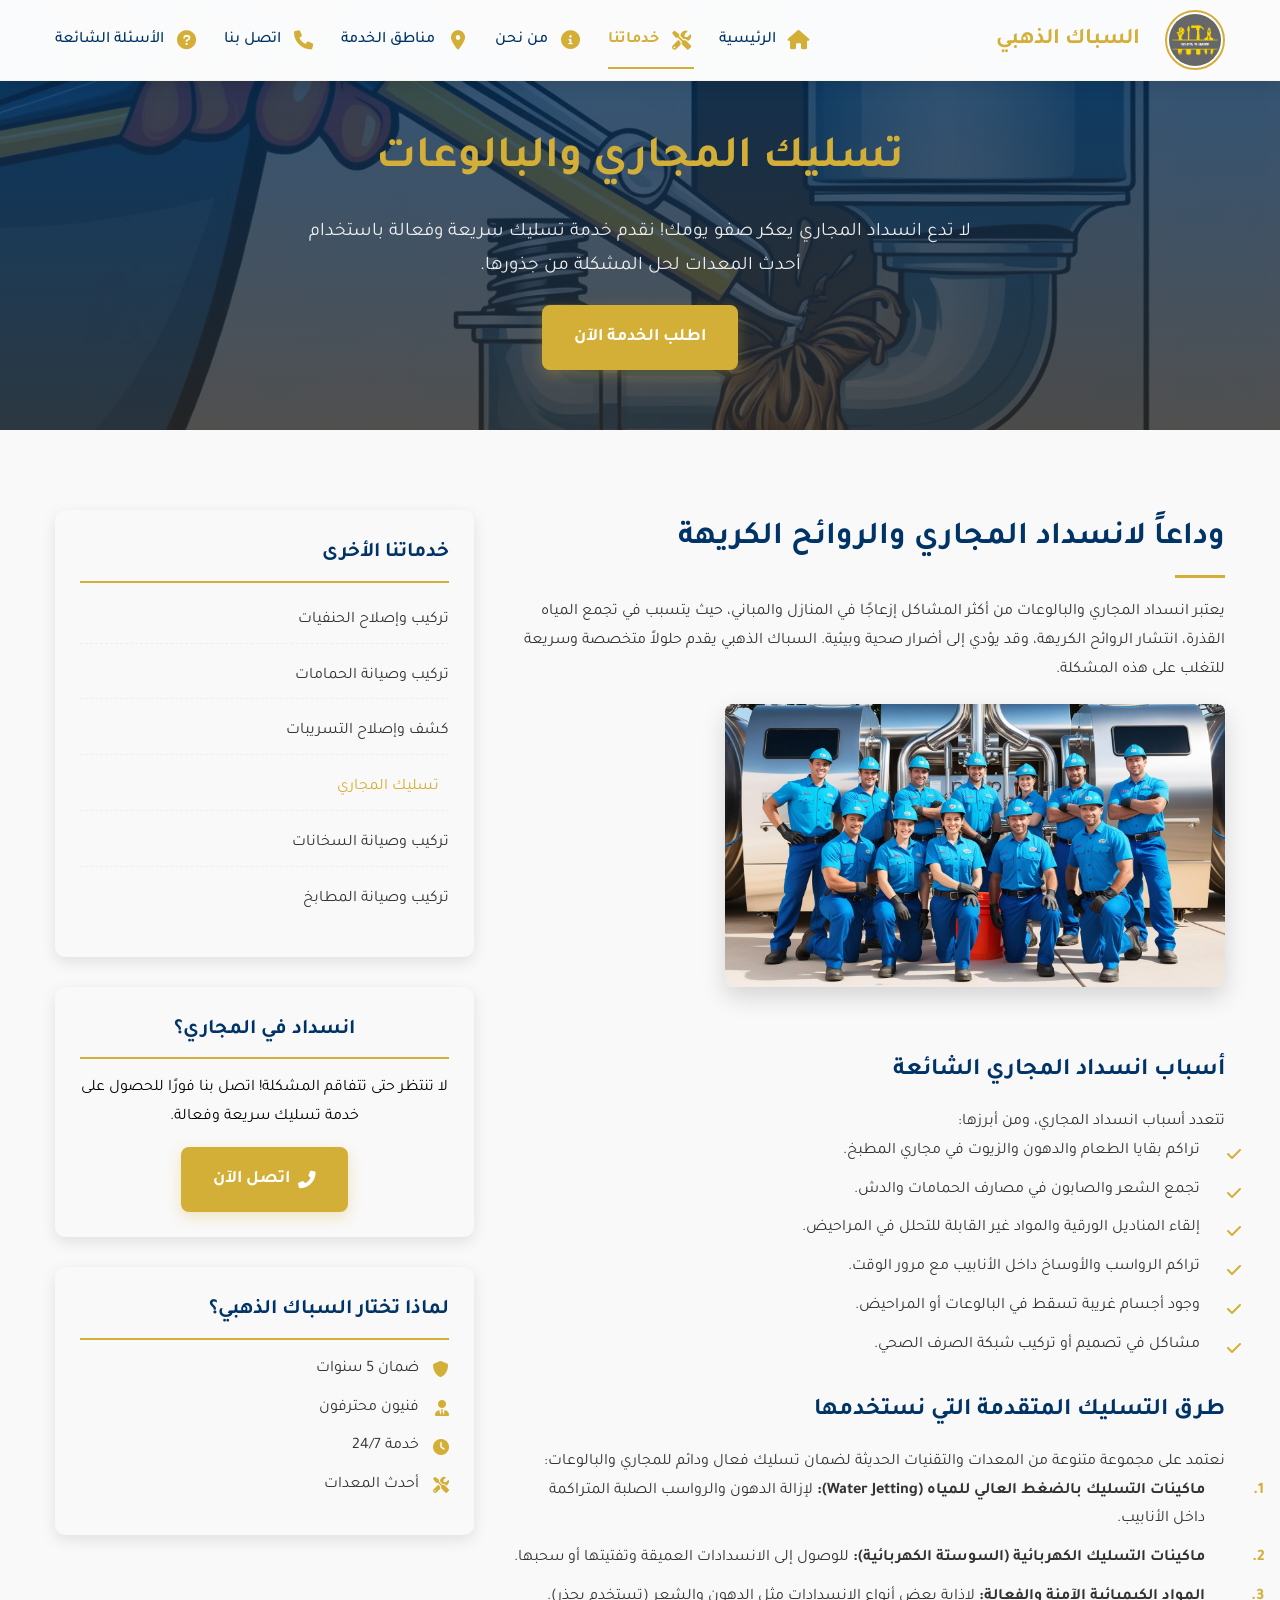
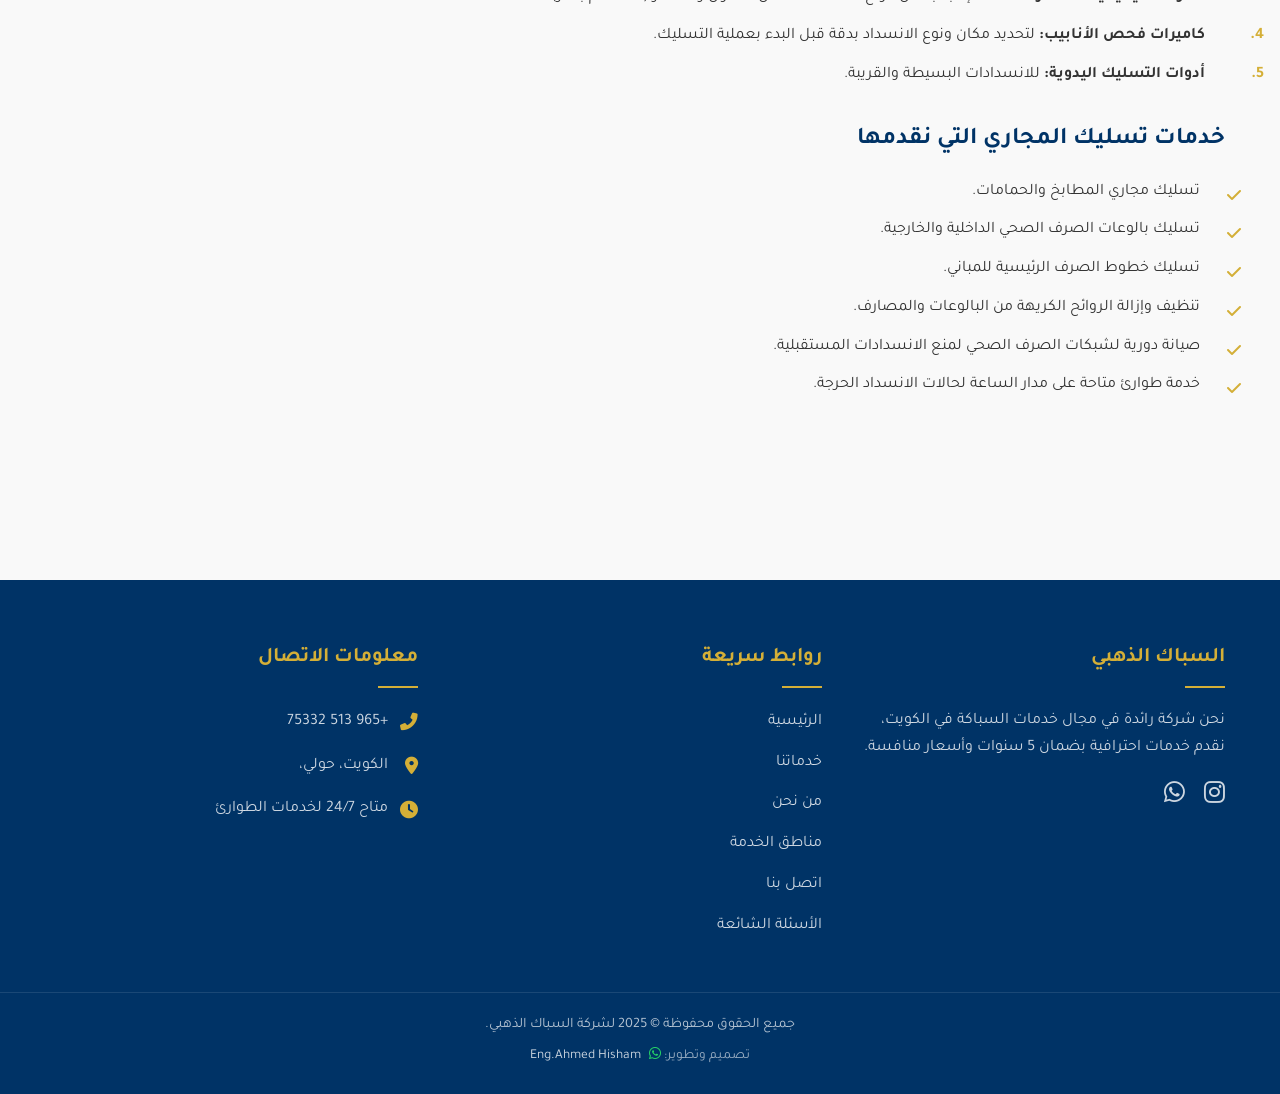
<file: drain-cleaning.html>
<!DOCTYPE html>
<html lang="ar" dir="rtl">
<head>
    <meta charset="UTF-8">
    <meta name="viewport" content="width=device-width, initial-scale=1.0, maximum-scale=1.0, user-scalable=no">
    <meta http-equiv="Content-Security-Policy" content="frame-ancestors 'self';">

    <title>تسليك المجاري - السباك الذهبي | حلول سريعة لانسداد الصرف</title>
    <meta name="description" content="خدمة تسليك المجاري والبالوعات في الكويت باستخدام أحدث المعدات. السباك الذهبي يقدم حلولاً فعالة وسريعة لجميع مشاكل انسداد الصرف الصحي.">
    
    <!-- Favicon -->
    <link rel="icon" href="favicon.svg" type="image/svg+xml">
    
    <!-- Fonts & Icons -->
    <link rel="stylesheet" href="https://cdnjs.cloudflare.com/ajax/libs/font-awesome/6.0.0-beta3/css/all.min.css">
    <link href="https://fonts.googleapis.com/css2?family=Tajawal:wght@400;500;700;900&display=swap" rel="stylesheet">
    <link rel="alternate" hreflang="en" href="drain-cleaning-en.html"> <!-- Placeholder -->
    
    <!-- CSS -->
    <link rel="stylesheet" href="css/style.css">
    <link rel="stylesheet" href="css/contact.css">
    <!-- Reusing service page styles for now -->
    <style>
        /* Temporary styles for service page - move to CSS file later */
        .service-hero {
            padding-top: 120px; /* Adjust based on header height */
            padding-bottom: 60px;
            background: linear-gradient(rgba(0, 51, 102, 0.8), rgba(44, 45, 46, 0.8)), url('images/تسليك\ مجاري.jpg') no-repeat center center; /* Change background image */
            background-size: cover;
            color: white;
            text-align: center;
        }
        .service-hero h1 {
            font-size: 2.8rem;
            color: var(--gold);
            margin-bottom: 15px;
        }
        .service-hero p {
            font-size: 1.2rem;
            max-width: 700px;
            margin: 0 auto 20px;
            opacity: 0.9;
        }
        .service-details {
            padding: 80px 0;
        }
        .service-details .container {
            display: flex;
            flex-wrap: wrap;
            gap: 40px;
        }
        .service-content-area {
            flex: 1 1 60%;
        }
        .service-sidebar {
            flex: 1 1 35%;
        }
        .service-content-area h2 {
            color: var(--dark-blue);
            margin-bottom: 20px;
            font-size: 2rem;
            position: relative;
            padding-bottom: 10px;
        }
        .service-content-area h2::after {
            content: '';
            position: absolute;
            bottom: 0;
            right: 0;
            width: 50px;
            height: 3px;
            background-color: var(--gold);
        }
        .service-content-area h3 {
            color: var(--dark-blue);
            margin-top: 30px;
            margin-bottom: 15px;
            font-size: 1.5rem;
        }
        .service-content-area ul {
            list-style: none;
            padding-right: 0;
            margin-bottom: 20px;
        }
        .service-content-area ul li {
            position: relative;
            padding-right: 25px;
            margin-bottom: 10px;
        }
        .service-content-area ul li::before {
            content: '\f00c'; /* Check icon */
            font-family: 'Font Awesome 6 Free';
            font-weight: 900;
            position: absolute;
            right: 0;
            top: 3px;
            color: var(--gold);
        }
        .service-sidebar .widget {
            background: #f9f9f9;
            padding: 25px;
            border-radius: 10px;
            margin-bottom: 30px;
            box-shadow: var(--shadow-sm);
        }
        .service-sidebar .widget h3 {
            color: var(--dark-blue);
            margin-bottom: 15px;
            font-size: 1.3rem;
            border-bottom: 2px solid var(--gold);
            padding-bottom: 8px;
        }
        .service-sidebar .widget ul {
            list-style: none;
            padding: 0;
        }
        .service-sidebar .widget ul li {
            margin-bottom: 10px;
        }
        .service-sidebar .widget ul li a {
            color: var(--dark-gray);
            text-decoration: none;
            transition: var(--transition);
            display: block;
            padding: 8px 0;
            border-bottom: 1px dashed #eee;
        }
         .service-sidebar .widget ul li:last-child a {
             border-bottom: none;
         }
        .service-sidebar .widget ul li a:hover, .service-sidebar .widget ul li.active a {
            color: var(--gold);
            padding-right: 10px;
        }
        .service-cta-widget {
            background: var(--dark-blue);
            color: rgb(0, 0, 0);
            text-align: center;
        }
        .service-cta-widget p {
            margin-bottom: 15px;
        }
        @media (max-width: 768px) {
            .service-hero h1 {
                font-size: 2.2rem;
            }
            .service-details .container {
                flex-direction: column;
            }
        }
    </style>
</head>
<body>
    <!-- Preloader -->
    <div id="preloader">
        <div class="spinner">
            <i class="fas fa-wrench fa-spin fa-3x" style="color: #D4AF37;"></i>
        </div>
    </div>

    <!-- Header -->
    <header>
        <div class="header-container">
            <a href="index.html" class="logo">
                <img src="images/Golden Plumber.png" alt="شعار السباك الذهبي" id="logo-img">
                <div class="logo-text">
                    <h1>السباك الذهبي</h1>
                </div>
            </a>
            <button class="mobile-menu-btn" aria-label="فتح القائمة">
                <i class="fas fa-bars"></i>
            </button>
            <nav>
                <ul>
                    <li><a href="index.html"><i class="fas fa-home"></i>الرئيسية</a></li>
                    <li><a href="index.html#services" class="active-link"><i class="fas fa-tools"></i>خدماتنا</a></li>
                    <li><a href="index.html#about"><i class="fas fa-info-circle"></i>من نحن</a></li>
                    <li><a href="index.html#areas"><i class="fas fa-map-marker-alt"></i>مناطق الخدمة</a></li>
                    <li><a href="index.html#contact"><i class="fas fa-phone"></i>اتصل بنا</a></li>
                    <li><a href="faq.html"><i class="fas fa-question-circle"></i>الأسئلة الشائعة</a></li>
                    <!-- Add links to other service pages later -->
                </ul>
            </nav>
        </div>
    </header>
    
    <!-- Overlay for mobile menu -->
    <div class="overlay"></div>

    <!-- Main Content -->
    <main>
        <!-- Service Hero Section -->
        <section class="service-hero">
            <div class="container">
                <h1>تسليك المجاري والبالوعات</h1>
                <p>لا تدع انسداد المجاري يعكر صفو يومك! نقدم خدمة تسليك سريعة وفعالة باستخدام أحدث المعدات لحل المشكلة من جذورها.</p>
                <a href="index.html#contact" class="btn btn-primary">اطلب الخدمة الآن</a>
            </div>
        </section>

        <!-- Service Details Section -->
        <section class="service-details">
            <div class="container">
                <!-- Main Content Area -->
                <div class="service-content-area">
                    <h2>وداعاً لانسداد المجاري والروائح الكريهة</h2>
                    <p>يعتبر انسداد المجاري والبالوعات من أكثر المشاكل إزعاجًا في المنازل والمباني، حيث يتسبب في تجمع المياه القذرة، انتشار الروائح الكريهة، وقد يؤدي إلى أضرار صحية وبيئية. السباك الذهبي يقدم حلولاً متخصصة وسريعة للتغلب على هذه المشكلة.</p>
                    <img src="images/فريق تسليك المجاري.jpg" alt="ماكينة تسليك المجاري بالضغط" style="width:100%; max-width: 500px; border-radius: 8px; margin: 20px 0; box-shadow: var(--shadow-md);">

                    <h3>أسباب انسداد المجاري الشائعة</h3>
                    <p>تتعدد أسباب انسداد المجاري، ومن أبرزها:</p>
                    <ul>
                        <li>تراكم بقايا الطعام والدهون والزيوت في مجاري المطبخ.</li>
                        <li>تجمع الشعر والصابون في مصارف الحمامات والدش.</li>
                        <li>إلقاء المناديل الورقية والمواد غير القابلة للتحلل في المراحيض.</li>
                        <li>تراكم الرواسب والأوساخ داخل الأنابيب مع مرور الوقت.</li>
                        <li>وجود أجسام غريبة تسقط في البالوعات أو المراحيض.</li>
                        <li>مشاكل في تصميم أو تركيب شبكة الصرف الصحي.</li>
                    </ul>

                    <h3>طرق التسليك المتقدمة التي نستخدمها</h3>
                    <p>نعتمد على مجموعة متنوعة من المعدات والتقنيات الحديثة لضمان تسليك فعال ودائم للمجاري والبالوعات:</p>
                    <ol style="padding-right: 20px; margin-bottom: 20px;">
                        <li style="margin-bottom: 10px;"><strong>ماكينات التسليك بالضغط العالي للمياه (Water Jetting):</strong> لإزالة الدهون والرواسب الصلبة المتراكمة داخل الأنابيب.</li>
                        <li style="margin-bottom: 10px;"><strong>ماكينات التسليك الكهربائية (السوستة الكهربائية):</strong> للوصول إلى الانسدادات العميقة وتفتيتها أو سحبها.</li>
                        <li style="margin-bottom: 10px;"><strong>المواد الكيميائية الآمنة والفعالة:</strong> لإذابة بعض أنواع الانسدادات مثل الدهون والشعر (تستخدم بحذر).</li>
                        <li style="margin-bottom: 10px;"><strong>كاميرات فحص الأنابيب:</strong> لتحديد مكان ونوع الانسداد بدقة قبل البدء بعملية التسليك.</li>
                        <li style="margin-bottom: 10px;"><strong>أدوات التسليك اليدوية:</strong> للانسدادات البسيطة والقريبة.</li>
                    </ol>

                    <h3>خدمات تسليك المجاري التي نقدمها</h3>
                    <ul>
                        <li>تسليك مجاري المطابخ والحمامات.</li>
                        <li>تسليك بالوعات الصرف الصحي الداخلية والخارجية.</li>
                        <li>تسليك خطوط الصرف الرئيسية للمباني.</li>
                        <li>تنظيف وإزالة الروائح الكريهة من البالوعات والمصارف.</li>
                        <li>صيانة دورية لشبكات الصرف الصحي لمنع الانسدادات المستقبلية.</li>
                        <li>خدمة طوارئ متاحة على مدار الساعة لحالات الانسداد الحرجة.</li>
                    </ul>
                </div>

                <!-- Sidebar -->
                <aside class="service-sidebar">
                    <div class="widget">
                        <h3>خدماتنا الأخرى</h3>
                        <ul>
                            <li><a href="faucet-repair.html">تركيب وإصلاح الحنفيات</a></li>
                            <li><a href="bathroom-installation.html">تركيب وصيانة الحمامات</a></li>
                            <li><a href="leak-detection.html">كشف وإصلاح التسريبات</a></li>
                            <li class="active"><a href="drain-cleaning.html">تسليك المجاري</a></li>
                            <li><a href="heater-installation.html">تركيب وصيانة السخانات</a></li>
                            <li><a href="kitchen-plumbing.html">تركيب وصيانة المطابخ</a></li>
                        </ul>
                    </div>
                    
                    <div class="widget service-cta-widget">
                        <h3>انسداد في المجاري؟</h3>
                        <p>لا تنتظر حتى تتفاقم المشكلة! اتصل بنا فورًا للحصول على خدمة تسليك سريعة وفعالة.</p>
                        <a href="tel:+965 513 75332" class="btn btn-primary">
                            <i class="fas fa-phone-alt"></i> اتصل الآن
                        </a>
                    </div>
                    
                    <div class="widget">
                         <h3>لماذا تختار السباك الذهبي؟</h3>
                         <ul style="list-style: none; padding: 0;">
                            <li style="margin-bottom: 10px; display: flex; align-items: center;"><i class="fas fa-shield-alt" style="color: var(--gold); margin-left: 10px; width: 20px;"></i> ضمان 5 سنوات</li>
                            <li style="margin-bottom: 10px; display: flex; align-items: center;"><i class="fas fa-user-tie" style="color: var(--gold); margin-left: 10px; width: 20px;"></i> فنيون محترفون</li>
                            <li style="margin-bottom: 10px; display: flex; align-items: center;"><i class="fas fa-clock" style="color: var(--gold); margin-left: 10px; width: 20px;"></i> خدمة 24/7</li>
                            <li style="margin-bottom: 10px; display: flex; align-items: center;"><i class="fas fa-tools" style="color: var(--gold); margin-left: 10px; width: 20px;"></i> أحدث المعدات</li>
                         </ul>
                    </div>
                </aside>
            </div>
        </section>
    </main>

    <!-- Footer -->
    <footer>
        <div class="footer-container">
            <div class="footer-about">
                <h4>السباك الذهبي</h4>
                <p>نحن شركة رائدة في مجال خدمات السباكة في الكويت، نقدم خدمات احترافية بضمان 5 سنوات وأسعار منافسة.</p>
                <div class="social-links">
                    <a href="#" aria-label="انستغرام"><i class="fab fa-instagram"></i></a>
                    <a href="https://wa.me/96551375332" target="_blank" rel="noopener noreferrer" aria-label="واتساب"><i class="fab fa-whatsapp"></i></a>
                </div>
            </div>
            
            <div class="footer-links">
                <h4>روابط سريعة</h4>
                <ul>
                    <li><a href="index.html">الرئيسية</a></li>
                    <li><a href="index.html#services">خدماتنا</a></li>
                    <li><a href="index.html#about">من نحن</a></li>
                    <li><a href="index.html#areas">مناطق الخدمة</a></li>
                    <li><a href="index.html#contact">اتصل بنا</a></li>
                    <li><a href="faq.html">الأسئلة الشائعة</a></li>
                </ul>
            </div>
            
            <div class="footer-contact">
                <h4>معلومات الاتصال</h4>
                <p><i class="fas fa-phone-alt"></i> +965 513 75332</p>
                <p><i class="fas fa-map-marker-alt"></i> الكويت، حولي،  </p>
                <p><i class="fas fa-clock"></i> متاح 24/7 لخدمات الطوارئ</p>
            </div>
        </div>
        
        <div class="copyright">
            <p>جميع الحقوق محفوظة &copy; 2025 لشركة السباك الذهبي.</p>
            <p class="developer-credit">
                تصميم وتطوير:
                <a href="https://wa.me/+201004308292" target="_blank" rel="noopener noreferrer">
                    <i class="fab fa-whatsapp"></i> Eng.Ahmed Hisham
                </a>
            </p>
        </div>
    </footer>

    <!-- JavaScript -->
    <script src="js/main.js"></script>
</body>
</html>
</file>
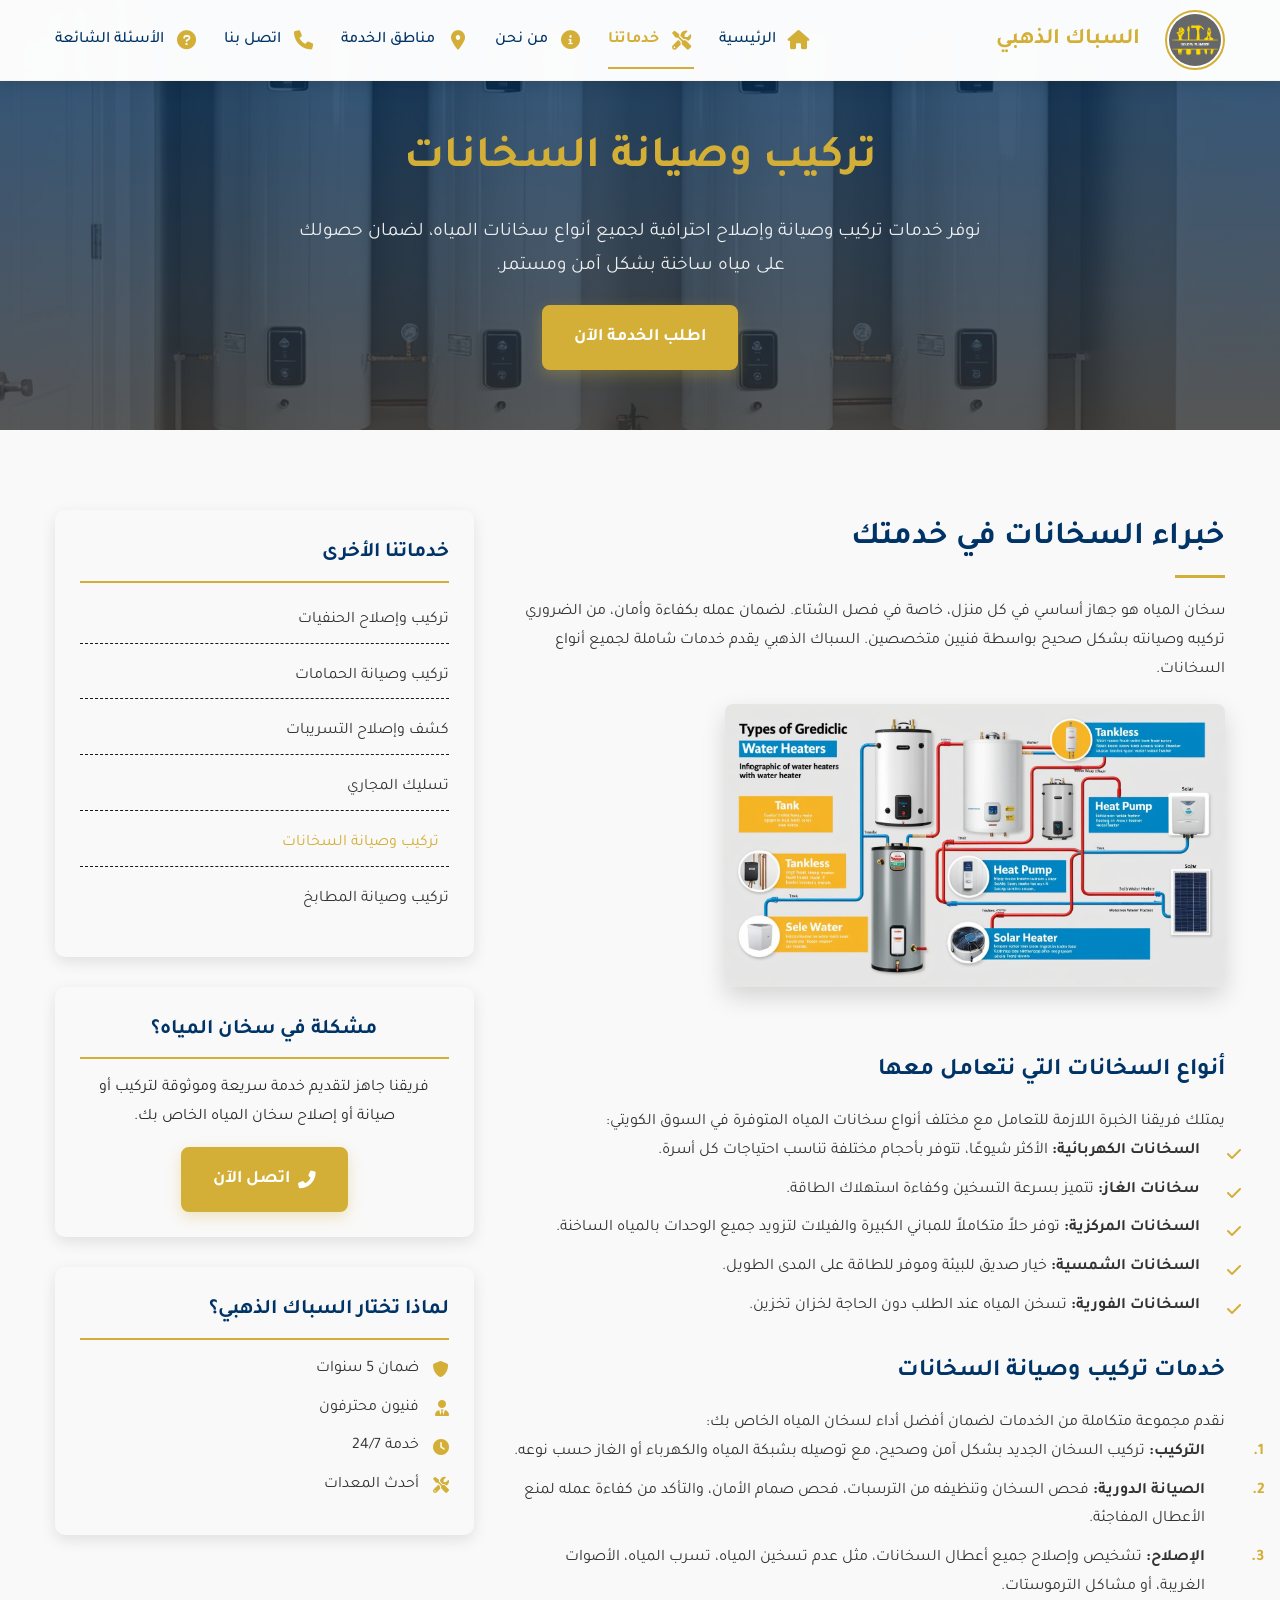
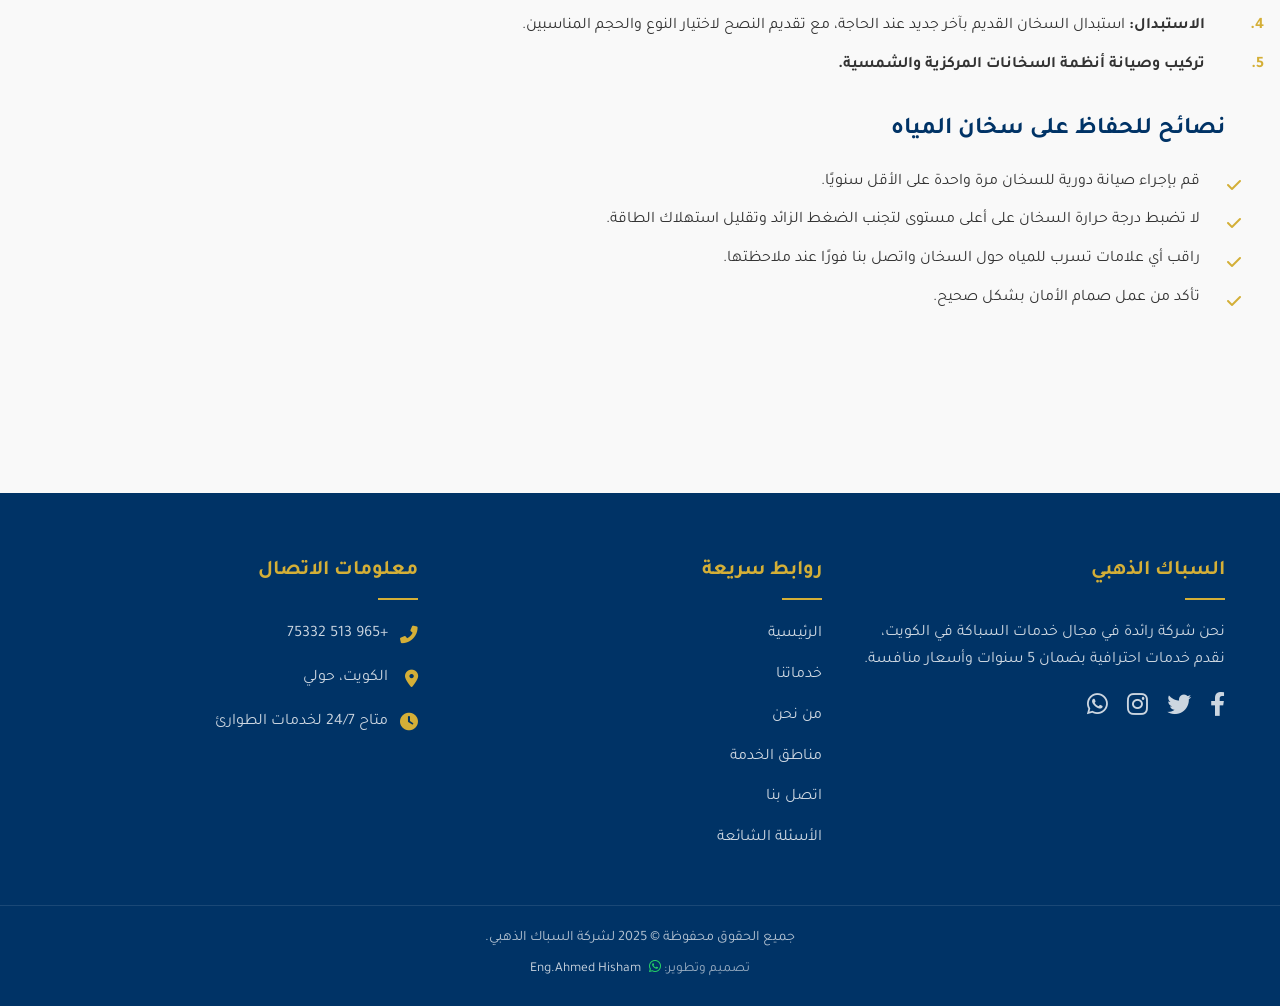
<file: heater-installation.html>
<!DOCTYPE html>
<html lang="ar" dir="rtl">
<head>
    <meta charset="UTF-8">
    <meta name="viewport" content="width=device-width, initial-scale=1.0, maximum-scale=1.0, user-scalable=no">
    <meta http-equiv="Content-Security-Policy" content="frame-ancestors 'self';">

    <title>تركيب وصيانة السخانات - السباك الذهبي | مياه ساخنة طوال العام</title>
    <meta name="description" content="خدمات تركيب وصيانة وإصلاح جميع أنواع سخانات المياه (كهربائية، غاز، مركزية، شمسية) في الكويت. السباك الذهبي يضمن لك الأمان والكفاءة.">
    
    <!-- Fonts & Icons -->
    <link rel="stylesheet" href="https://cdnjs.cloudflare.com/ajax/libs/font-awesome/6.0.0-beta3/css/all.min.css">
    <link href="https://fonts.googleapis.com/css2?family=Tajawal:wght@400;500;700;900&display=swap" rel="stylesheet">
    <link rel="alternate" hreflang="en" href="heater-installation-en.html"> <!-- Placeholder -->
    
    <!-- CSS -->
    <link rel="stylesheet" href="css/style.css">
    <link rel="stylesheet" href="css/contact.css">
    <!-- Reusing service page styles for now -->
    <style>
        /* Temporary styles for service page - move to CSS file later */
        .service-hero {
            padding-top: 120px; /* Adjust based on header height */
            padding-bottom: 60px;
            background: linear-gradient(rgba(0, 51, 102, 0.8), rgba(50, 51, 52, 0.8)), url('images/تركيب\ السخانات\ \ .jpg') no-repeat center center; /* Change background image */
            background-size: cover;
            color: white;
            text-align: center;
        }
        .service-hero h1 {
            font-size: 2.8rem;
            color: var(--gold);
            margin-bottom: 15px;
        }
        .service-hero p {
            font-size: 1.2rem;
            max-width: 700px;
            margin: 0 auto 20px;
            opacity: 0.9;
        }
        .service-details {
            padding: 80px 0;
        }
        .service-details .container {
            display: flex;
            flex-wrap: wrap;
            gap: 40px;
        }
        .service-content-area {
            flex: 1 1 60%;
        }
        .service-sidebar {
            flex: 1 1 35%;
        }
        .service-content-area h2 {
            color: var(--dark-blue);
            margin-bottom: 20px;
            font-size: 2rem;
            position: relative;
            padding-bottom: 10px;
        }
        .service-content-area h2::after {
            content: '';
            position: absolute;
            bottom: 0;
            right: 0;
            width: 50px;
            height: 3px;
            background-color: var(--gold);
        }
        .service-content-area h3 {
            color: var(--dark-blue);
            margin-top: 30px;
            margin-bottom: 15px;
            font-size: 1.5rem;
        }
        .service-content-area ul {
            list-style: none;
            padding-right: 0;
            margin-bottom: 20px;
        }
        .service-content-area ul li {
            position: relative;
            padding-right: 25px;
            margin-bottom: 10px;
        }
        .service-content-area ul li::before {
            content: '\f00c'; /* Check icon */
            font-family: 'Font Awesome 6 Free';
            font-weight: 900;
            position: absolute;
            right: 0;
            top: 3px;
            color: var(--gold);
        }
        .service-sidebar .widget {
            background: #f9f9f9;
            padding: 25px;
            border-radius: 10px;
            margin-bottom: 30px;
            box-shadow: var(--shadow-sm);
        }
        .service-sidebar .widget h3 {
            color: var(--dark-blue);
            margin-bottom: 15px;
            font-size: 1.3rem;
            border-bottom: 2px solid var(--gold);
            padding-bottom: 8px;
        }
        .service-sidebar .widget ul {
            list-style: none;
            padding: 0;
        }
        .service-sidebar .widget ul li {
            margin-bottom: 10px;
        }
        .service-sidebar .widget ul li a {
            color: var(--dark-gray);
            text-decoration: none;
            transition: var(--transition);
            display: block;
            padding: 8px 0;
            border-bottom: 1px dashed #1a1919;
        }
         .service-sidebar .widget ul li:last-child a {
             border-bottom: none;
         }
        .service-sidebar .widget ul li a:hover, .service-sidebar .widget ul li.active a {
            color: var(--gold);
            padding-right: 10px;
        }
        .service-cta-widget {
            background: var(--dark-blue);
            color: rgb(42, 40, 40);
            text-align: center;
        }
        .service-cta-widget p {
            margin-bottom: 15px;
        }
        @media (max-width: 768px) {
            .service-hero h1 {
                font-size: 2.2rem;
            }
            .service-details .container {
                flex-direction: column;
            }
        }
    </style>
</head>
<body>
    <!-- Preloader -->
    <div id="preloader">
        <div class="spinner">
            <i class="fas fa-wrench fa-spin fa-3x" style="color: #D4AF37;"></i>
        </div>
    </div>

    <!-- Header -->
    <header>
        <div class="header-container">
            <a href="index.html" class="logo">
                <img src="images/Golden Plumber.png" alt="شعار السباك الذهبي" id="logo-img">
                <div class="logo-text">
                    <h1>السباك الذهبي</h1>
                </div>
            </a>
            <button class="mobile-menu-btn" aria-label="فتح القائمة">
                <i class="fas fa-bars"></i>
            </button>
            <nav>
                <ul>
                    <li><a href="index.html"><i class="fas fa-home"></i>الرئيسية</a></li>
                    <li><a href="index.html#services" class="active-link"><i class="fas fa-tools"></i>خدماتنا</a></li>
                    <li><a href="index.html#about"><i class="fas fa-info-circle"></i>من نحن</a></li>
                    <li><a href="index.html#areas"><i class="fas fa-map-marker-alt"></i>مناطق الخدمة</a></li>
                    <li><a href="index.html#contact"><i class="fas fa-phone"></i>اتصل بنا</a></li>
                    <li><a href="faq.html"><i class="fas fa-question-circle"></i>الأسئلة الشائعة</a></li>
                    <!-- Add links to other service pages later -->
                </ul>
            </nav>
        </div>
    </header>
    
    <!-- Overlay for mobile menu -->
    <div class="overlay"></div>

    <!-- Main Content -->
    <main>
        <!-- Service Hero Section -->
        <section class="service-hero">
            <div class="container">
                <h1>تركيب وصيانة السخانات</h1>
                <p>نوفر خدمات تركيب وصيانة وإصلاح احترافية لجميع أنواع سخانات المياه، لضمان حصولك على مياه ساخنة بشكل آمن ومستمر.</p>
                <a href="index.html#contact" class="btn btn-primary">اطلب الخدمة الآن</a>
            </div>
        </section>

        <!-- Service Details Section -->
        <section class="service-details">
            <div class="container">
                <!-- Main Content Area -->
                <div class="service-content-area">
                    <h2>خبراء السخانات في خدمتك</h2>
                    <p>سخان المياه هو جهاز أساسي في كل منزل، خاصة في فصل الشتاء. لضمان عمله بكفاءة وأمان، من الضروري تركيبه وصيانته بشكل صحيح بواسطة فنيين متخصصين. السباك الذهبي يقدم خدمات شاملة لجميع أنواع السخانات.</p>
                    <img src="images/أفضل أنواع سخانات المياه التي نركبها.jpg" alt="أنواع سخانات المياه المختلفة" style="width:100%; max-width: 500px; border-radius: 8px; margin: 20px 0; box-shadow: var(--shadow-md);">

                    <h3>أنواع السخانات التي نتعامل معها</h3>
                    <p>يمتلك فريقنا الخبرة اللازمة للتعامل مع مختلف أنواع سخانات المياه المتوفرة في السوق الكويتي:</p>
                    <ul>
                        <li><strong>السخانات الكهربائية:</strong> الأكثر شيوعًا، تتوفر بأحجام مختلفة تناسب احتياجات كل أسرة.</li>
                        <li><strong>سخانات الغاز:</strong> تتميز بسرعة التسخين وكفاءة استهلاك الطاقة.</li>
                        <li><strong>السخانات المركزية:</strong> توفر حلاً متكاملاً للمباني الكبيرة والفيلات لتزويد جميع الوحدات بالمياه الساخنة.</li>
                        <li><strong>السخانات الشمسية:</strong> خيار صديق للبيئة وموفر للطاقة على المدى الطويل.</li>
                        <li><strong>السخانات الفورية:</strong> تسخن المياه عند الطلب دون الحاجة لخزان تخزين.</li>
                    </ul>

                    <h3>خدمات تركيب وصيانة السخانات</h3>
                    <p>نقدم مجموعة متكاملة من الخدمات لضمان أفضل أداء لسخان المياه الخاص بك:</p>
                    <ol style="padding-right: 20px; margin-bottom: 20px;">
                        <li style="margin-bottom: 10px;"><strong>التركيب:</strong> تركيب السخان الجديد بشكل آمن وصحيح، مع توصيله بشبكة المياه والكهرباء أو الغاز حسب نوعه.</li>
                        <li style="margin-bottom: 10px;"><strong>الصيانة الدورية:</strong> فحص السخان وتنظيفه من الترسبات، فحص صمام الأمان، والتأكد من كفاءة عمله لمنع الأعطال المفاجئة.</li>
                        <li style="margin-bottom: 10px;"><strong>الإصلاح:</strong> تشخيص وإصلاح جميع أعطال السخانات، مثل عدم تسخين المياه، تسرب المياه، الأصوات الغريبة، أو مشاكل الترموستات.</li>
                        <li style="margin-bottom: 10px;"><strong>الاستبدال:</strong> استبدال السخان القديم بآخر جديد عند الحاجة، مع تقديم النصح لاختيار النوع والحجم المناسبين.</li>
                        <li style="margin-bottom: 10px;"><strong>تركيب وصيانة أنظمة السخانات المركزية والشمسية.</strong></li>
                    </ol>

                    <h3>نصائح للحفاظ على سخان المياه</h3>
                    <ul>
                        <li>قم بإجراء صيانة دورية للسخان مرة واحدة على الأقل سنويًا.</li>
                        <li>لا تضبط درجة حرارة السخان على أعلى مستوى لتجنب الضغط الزائد وتقليل استهلاك الطاقة.</li>
                        <li>راقب أي علامات تسرب للمياه حول السخان واتصل بنا فورًا عند ملاحظتها.</li>
                        <li>تأكد من عمل صمام الأمان بشكل صحيح.</li>
                    </ul>
                </div>

                <!-- Sidebar -->
                <aside class="service-sidebar">
                    <div class="widget">
                        <h3>خدماتنا الأخرى</h3>
                        <ul>
                            <li><a href="faucet-repair.html">تركيب وإصلاح الحنفيات</a></li>
                            <li><a href="bathroom-installation.html">تركيب وصيانة الحمامات</a></li>
                            <li><a href="leak-detection.html">كشف وإصلاح التسريبات</a></li>
                            <li><a href="drain-cleaning.html">تسليك المجاري</a></li>
                            <li class="active"><a href="heater-installation.html">تركيب وصيانة السخانات</a></li>
                            <li><a href="kitchen-plumbing.html">تركيب وصيانة المطابخ</a></li>
                        </ul>
                    </div>
                    
                    <div class="widget service-cta-widget">
                        <h3>مشكلة في سخان المياه؟</h3>
                        <p>فريقنا جاهز لتقديم خدمة سريعة وموثوقة لتركيب أو صيانة أو إصلاح سخان المياه الخاص بك.</p>
                        <a href="tel:+965 513 75332" class="btn btn-primary">
                            <i class="fas fa-phone-alt"></i> اتصل الآن
                        </a>
                    </div>
                    
                    <div class="widget">
                         <h3>لماذا تختار السباك الذهبي؟</h3>
                         <ul style="list-style: none; padding: 0;">
                            <li style="margin-bottom: 10px; display: flex; align-items: center;"><i class="fas fa-shield-alt" style="color: var(--gold); margin-left: 10px; width: 20px;"></i> ضمان 5 سنوات</li>
                            <li style="margin-bottom: 10px; display: flex; align-items: center;"><i class="fas fa-user-tie" style="color: var(--gold); margin-left: 10px; width: 20px;"></i> فنيون محترفون</li>
                            <li style="margin-bottom: 10px; display: flex; align-items: center;"><i class="fas fa-clock" style="color: var(--gold); margin-left: 10px; width: 20px;"></i> خدمة 24/7</li>
                            <li style="margin-bottom: 10px; display: flex; align-items: center;"><i class="fas fa-tools" style="color: var(--gold); margin-left: 10px; width: 20px;"></i> أحدث المعدات</li>
                         </ul>
                    </div>
                </aside>
            </div>
        </section>
    </main>

    <!-- Footer -->
    <footer>
        <div class="footer-container">
            <div class="footer-about">
                <h4>السباك الذهبي</h4>
                <p>نحن شركة رائدة في مجال خدمات السباكة في الكويت، نقدم خدمات احترافية بضمان 5 سنوات وأسعار منافسة.</p>
                <div class="social-links">
                    <a href="#" aria-label="فيسبوك"><i class="fab fa-facebook-f"></i></a>
                    <a href="#" aria-label="تويتر"><i class="fab fa-twitter"></i></a>
                    <a href="#" aria-label="انستغرام"><i class="fab fa-instagram"></i></a>
                    <a href="https://wa.me/96551375332" target="_blank" rel="noopener noreferrer" aria-label="واتساب"><i class="fab fa-whatsapp"></i></a>
                </div>
            </div>
            
            <div class="footer-links">
                <h4>روابط سريعة</h4>
                <ul>
                    <li><a href="index.html">الرئيسية</a></li>
                    <li><a href="index.html#services">خدماتنا</a></li>
                    <li><a href="index.html#about">من نحن</a></li>
                    <li><a href="index.html#areas">مناطق الخدمة</a></li>
                    <li><a href="index.html#contact">اتصل بنا</a></li>
                    <li><a href="faq.html">الأسئلة الشائعة</a></li>
                </ul>
            </div>
            
            <div class="footer-contact">
                <h4>معلومات الاتصال</h4>
                <p><i class="fas fa-phone-alt"></i> +965 513 75332</p>
                <p><i class="fas fa-map-marker-alt"></i> الكويت، حولي</p>
                <p><i class="fas fa-clock"></i> متاح 24/7 لخدمات الطوارئ</p>
            </div>
        </div>
        
        <div class="copyright">
            <p>جميع الحقوق محفوظة &copy; 2025 لشركة السباك الذهبي.</p>
            <p class="developer-credit">
                تصميم وتطوير:
                <a href="https://wa.me/+201004308292" target="_blank" rel="noopener noreferrer">
                    <i class="fab fa-whatsapp"></i> Eng.Ahmed Hisham
                </a>
            </p>
        </div>
    </footer>

    <!-- JavaScript -->
    <script src="js/main.js"></script>
</body>
</html>
</file>
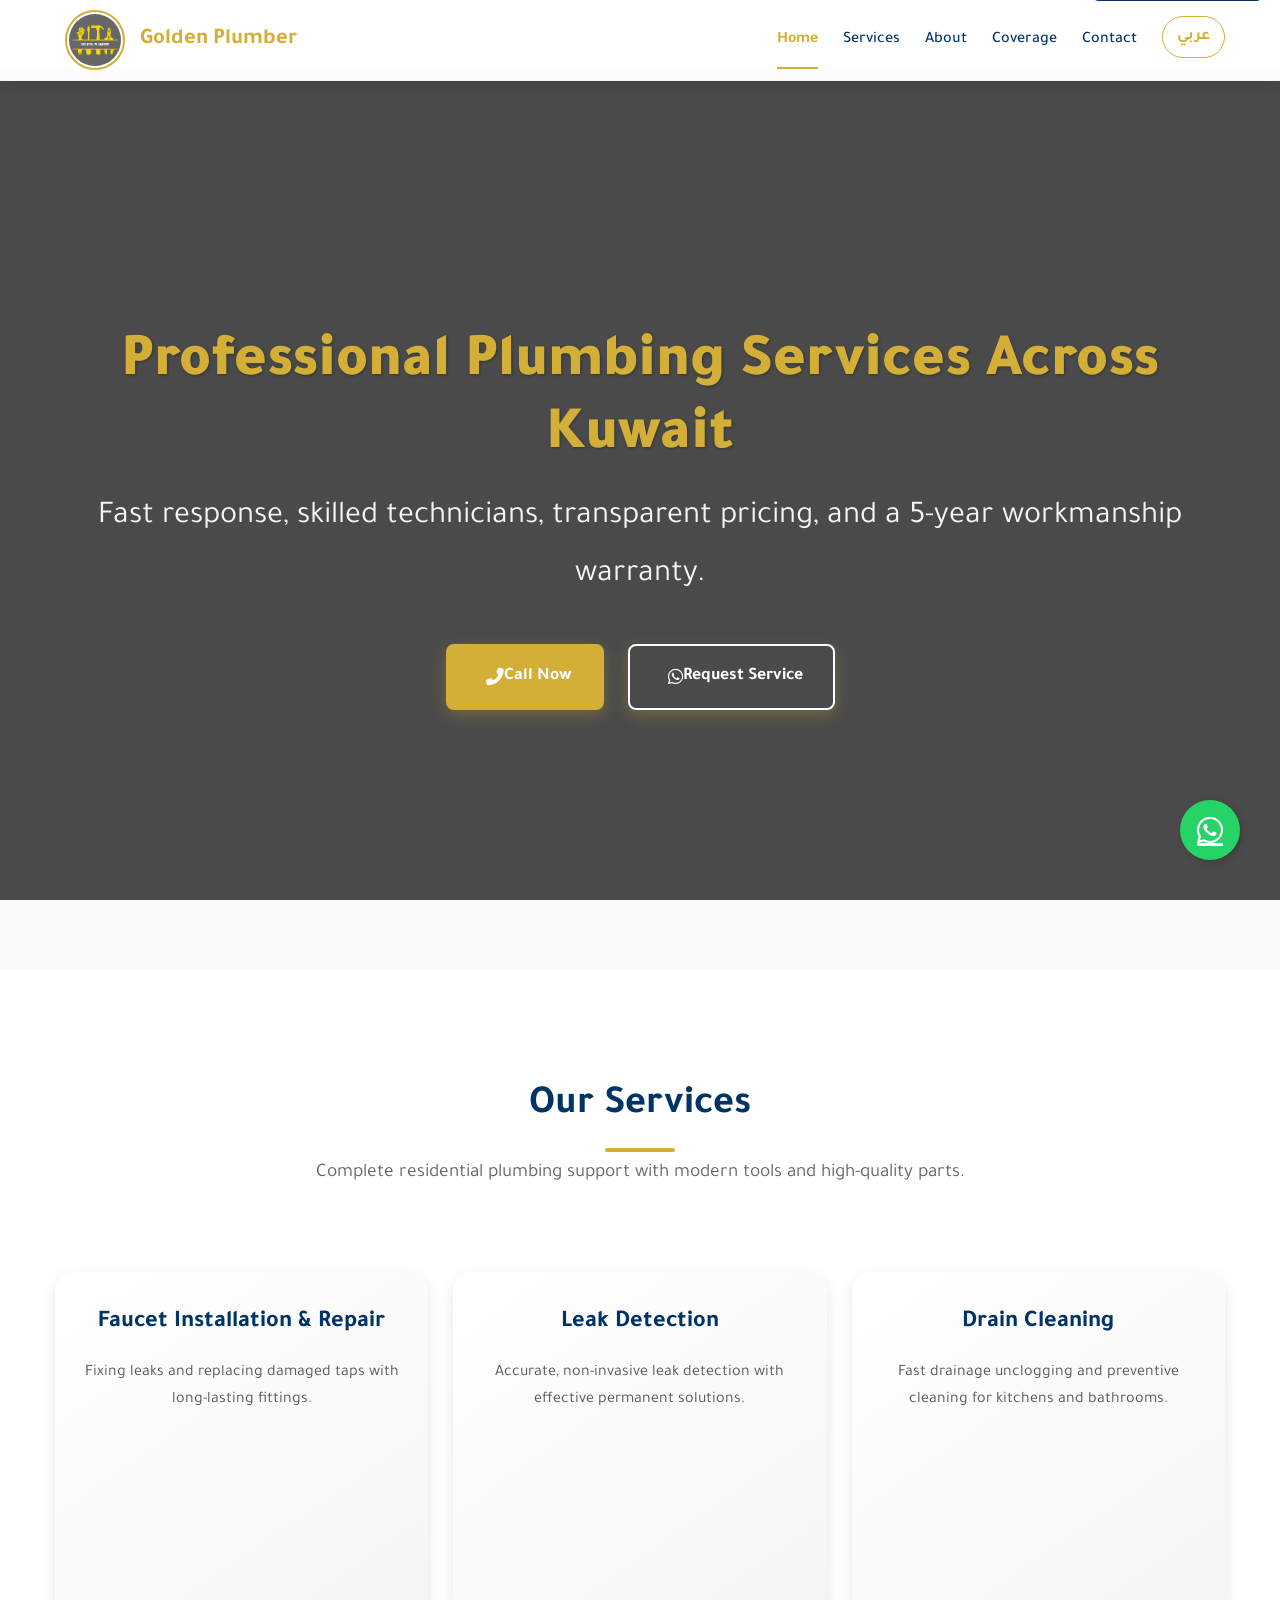
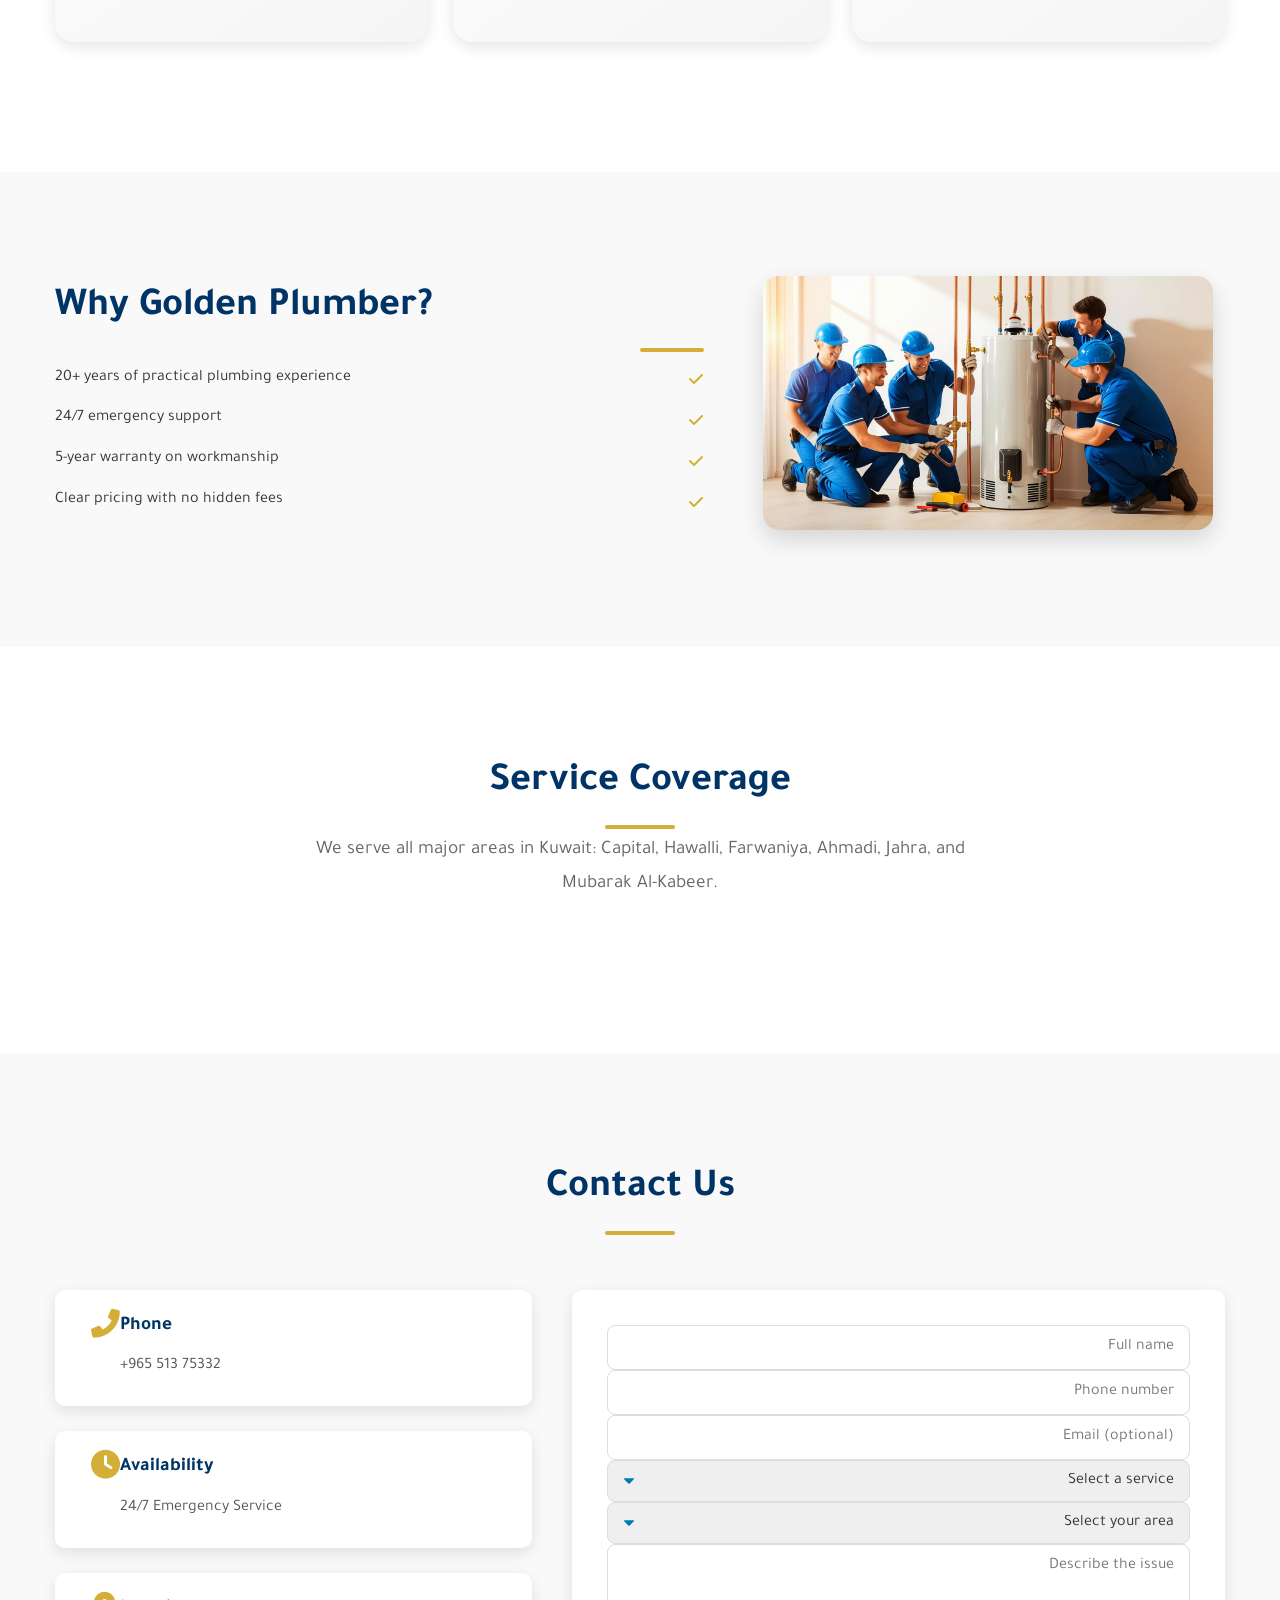
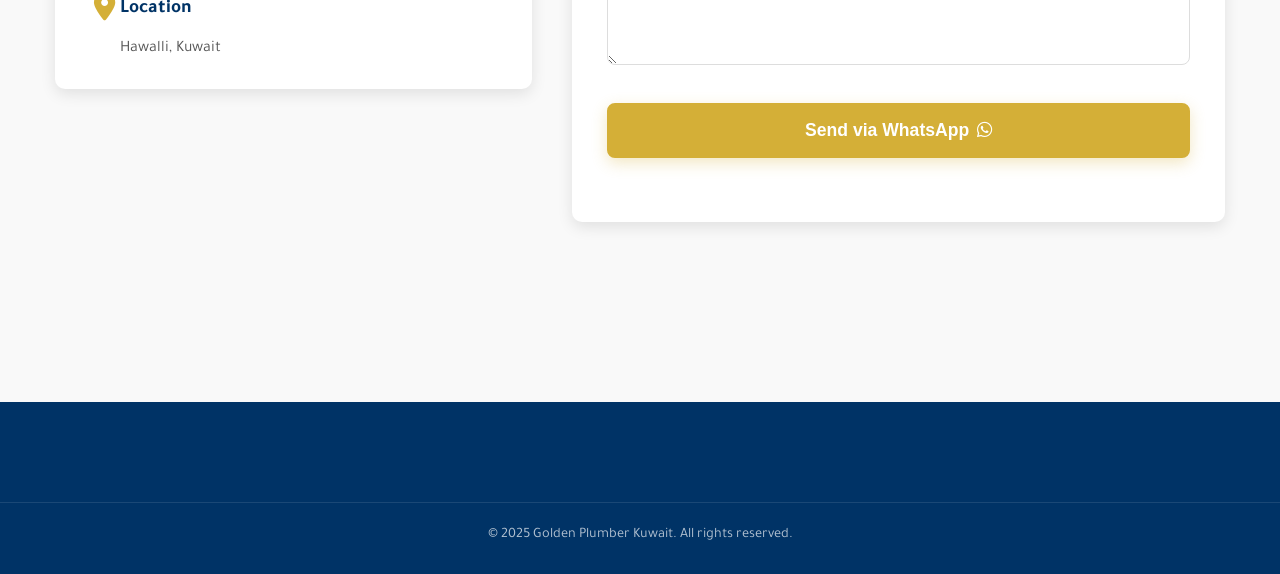
<file: index-en.html>
<!DOCTYPE html>
<html lang="en" dir="ltr">
<head>
    <meta charset="UTF-8">
    <meta name="viewport" content="width=device-width, initial-scale=1.0, maximum-scale=1.0, user-scalable=no">
    <meta http-equiv="Content-Security-Policy" content="frame-ancestors 'self';">
    <title>Golden Plumber Kuwait | Reliable Plumbing Services with 5-Year Warranty</title>
    <meta name="description" content="Golden Plumber provides trusted plumbing services across Kuwait: leak repair, drain cleaning, water heater installation, and full home plumbing support.">
    <meta name="robots" content="index,follow,max-image-preview:large">
    <link rel="canonical" href="https://goldenplumberkw.com/index-en.html">
    <meta property="og:locale" content="en_US">
    <meta property="og:type" content="website">
    <meta property="og:title" content="Golden Plumber Kuwait | Trusted Home Plumbing">
    <meta property="og:description" content="24/7 emergency plumbing support in Kuwait with transparent pricing and a 5-year warranty.">
    <meta property="og:url" content="https://goldenplumberkw.com/index-en.html">
    <meta property="og:image" content="https://goldenplumberkw.com/images/Golden%20Plumber.png">

    <link rel="icon" href="favicon.svg" type="image/svg+xml">
    <link rel="alternate" hreflang="en" href="https://goldenplumberkw.com/index-en.html">
    <link rel="alternate" hreflang="ar-KW" href="https://goldenplumberkw.com/">
    <link rel="alternate" hreflang="x-default" href="https://goldenplumberkw.com/">

    <link rel="stylesheet" href="https://cdnjs.cloudflare.com/ajax/libs/font-awesome/6.0.0-beta3/css/all.min.css">
    <link href="https://fonts.googleapis.com/css2?family=Tajawal:wght@400;500;700;900&display=swap" rel="stylesheet">

    <link rel="stylesheet" href="css/style.css">
    <link rel="stylesheet" href="css/contact.css">
    <link rel="stylesheet" href="css/dropdown.css">
</head>
<body>
    <a class="skip-link" href="#main-content">Skip to main content</a>

    <header>
        <div class="header-container">
            <a href="#home" class="logo">
                <img src="images/Golden Plumber.png" alt="Golden Plumber logo" id="logo-img" width="60" height="60" decoding="async">
                <div class="logo-text">
                    <h1>Golden Plumber</h1>
                    <p>Home Plumbing Services</p>
                </div>
            </a>
            <button class="mobile-menu-btn" aria-label="Open menu">
                <i class="fas fa-bars"></i>
            </button>
            <nav>
                <ul>
                    <li><a href="#home" class="active-link">Home</a></li>
                    <li><a href="#services">Services</a></li>
                    <li><a href="#about">About</a></li>
                    <li><a href="#areas">Coverage</a></li>
                    <li><a href="#contact">Contact</a></li>
                    <li><a href="index.html" class="lang-switch" lang="ar" dir="rtl">عربي</a></li>
                </ul>
            </nav>
        </div>
    </header>

    <div class="overlay"></div>

    <main id="main-content">
        <section class="hero" id="home">
            <div class="hero-container">
                <div class="hero-content">
                    <h1 class="hero-title">Professional Plumbing Services Across Kuwait</h1>
                    <p class="hero-subtitle">Fast response, skilled technicians, transparent pricing, and a 5-year workmanship warranty.</p>
                    <div class="hero-buttons">
                        <a href="tel:+96551375332" class="btn btn-primary"><i class="fas fa-phone-alt"></i><span>Call Now</span></a>
                        <a href="#contact" class="btn btn-secondary"><i class="fab fa-whatsapp"></i><span>Request Service</span></a>
                    </div>
                </div>
            </div>
        </section>

        <section class="services" id="services">
            <div class="container">
                <div class="section-title">
                    <h2>Our Services</h2>
                    <p>Complete residential plumbing support with modern tools and high-quality parts.</p>
                </div>
                <div class="services-grid">
                    <div class="service-card"><div class="service-content"><h3>Faucet Installation & Repair</h3><p>Fixing leaks and replacing damaged taps with long-lasting fittings.</p></div></div>
                    <div class="service-card"><div class="service-content"><h3>Leak Detection</h3><p>Accurate, non-invasive leak detection with effective permanent solutions.</p></div></div>
                    <div class="service-card"><div class="service-content"><h3>Drain Cleaning</h3><p>Fast drainage unclogging and preventive cleaning for kitchens and bathrooms.</p></div></div>
                </div>
            </div>
        </section>

        <section class="about" id="about">
            <div class="container">
                <div class="about-content">
                    <div class="about-text">
                        <h2>Why Golden Plumber?</h2>
                        <ul class="why-us">
                            <li>20+ years of practical plumbing experience</li>
                            <li>24/7 emergency support</li>
                            <li>5-year warranty on workmanship</li>
                            <li>Clear pricing with no hidden fees</li>
                        </ul>
                    </div>
                    <div class="about-img">
                        <img src="images/فريق تركيب السخانات الماء.jpg" alt="Golden Plumber professional team" loading="lazy" decoding="async">
                    </div>
                </div>
            </div>
        </section>

        <section class="areas-section" id="areas">
            <div class="container">
                <div class="section-title">
                    <h2>Service Coverage</h2>
                    <p>We serve all major areas in Kuwait: Capital, Hawalli, Farwaniya, Ahmadi, Jahra, and Mubarak Al-Kabeer.</p>
                </div>
            </div>
        </section>

        <section class="contact" id="contact">
            <div class="container">
                <div class="section-title">
                    <h2>Contact Us</h2>
                </div>
                <div class="contact-content">
                    <div class="contact-info">
                        <div class="contact-item"><i class="fas fa-phone-alt"></i><div><h3>Phone</h3><p><a href="tel:+96551375332">+965 513 75332</a></p></div></div>
                        <div class="contact-item"><i class="fas fa-clock"></i><div><h3>Availability</h3><p>24/7 Emergency Service</p></div></div>
                        <div class="contact-item"><i class="fas fa-map-marker-alt"></i><div><h3>Location</h3><p>Hawalli, Kuwait</p></div></div>
                    </div>

                    <form class="contact-form" id="contactForm">
                        <div class="form-group"><input type="text" id="name" name="name" placeholder="Full name" required></div>
                        <div class="form-group"><input type="tel" id="phone" name="phone" placeholder="Phone number" required></div>
                        <div class="form-group"><input type="email" id="email" name="email" placeholder="Email (optional)"></div>
                        <div class="form-group">
                            <select id="service" name="service" required>
                                <option value="" disabled selected>Select a service</option>
                                <option value="Faucet repair">Faucet repair</option>
                                <option value="Leak detection">Leak detection</option>
                                <option value="Drain cleaning">Drain cleaning</option>
                                <option value="Water heater service">Water heater service</option>
                            </select>
                        </div>
                        <div class="form-group">
                            <select id="area" name="area" required>
                                <option value="" disabled selected>Select your area</option>
                                <option value="Capital">Capital</option>
                                <option value="Hawalli">Hawalli</option>
                                <option value="Farwaniya">Farwaniya</option>
                                <option value="Ahmadi">Ahmadi</option>
                            </select>
                        </div>
                        <div class="form-group"><textarea id="message" name="message" placeholder="Describe the issue" rows="5" required></textarea></div>
                        <button type="submit" class="btn btn-primary"><span>Send via WhatsApp</span><i class="fab fa-whatsapp"></i></button>
                        <p class="form-status" id="form-status" aria-live="polite"></p>
                    </form>
                </div>
            </div>
        </section>
    </main>

    <footer>
        <div class="copyright"><p>© 2025 Golden Plumber Kuwait. All rights reserved.</p></div>
    </footer>

    <a href="https://wa.me/96551375332" target="_blank" class="whatsapp-float" aria-label="Contact us on WhatsApp"><i class="fab fa-whatsapp"></i></a>
    <button id="scroll-to-top" class="scroll-to-top-btn" aria-label="Back to top"><i class="fas fa-arrow-up"></i></button>

    <script src="js/main.js"></script>
</body>
</html>
</file>
<file: css/style.css>
/* ===== المتغيرات الأساسية ===== */

#preloader {
    position: fixed;
    top: 0;
    right: 0;
    left: 0;
    bottom: 0;
    background: white;
    z-index: 9999;
    display: flex;
    align-items: center;
    justify-content: center;
  }

:root {
    --gold: #D4AF37;
    --gold-dark: #b38f2a;
    --gold-light: #f8e8b8;
    --dark-blue: #003366;
    --light-blue: #004080;
    --light-gray: #f5f5f5;
    --dark-gray: #333333;
    --transition: all 0.4s cubic-bezier(0.645, 0.045, 0.355, 1);
    --shadow-sm: 0 5px 15px rgba(0, 0, 0, 0.1);
    --shadow-md: 0 10px 25px rgba(0, 0, 0, 0.15);
    --shadow-lg: 0 15px 35px rgba(0, 0, 0, 0.2);
}

/* ===== الإعدادات الأساسية ===== */
* {
    box-sizing: border-box;
    margin: 0;
    padding: 0;
}

body {
    font-family: 'Tajawal', Arial, sans-serif;
    background-color: #f9f9f9;
    color: var(--dark-gray);
    line-height: 1.8;
    font-size: 16px;
    overflow-x: hidden;
    scroll-behavior: smooth;
}


.skip-link {
    position: absolute;
    top: -48px;
    right: 16px;
    background: var(--dark-blue);
    color: #fff;
    padding: 10px 14px;
    border-radius: 8px;
    z-index: 3000;
    text-decoration: none;
    font-weight: 700;
}

.skip-link:focus {
    top: 16px;
}

a:focus-visible,
button:focus-visible,
input:focus-visible,
select:focus-visible,
textarea:focus-visible {
    outline: 3px solid var(--gold);
    outline-offset: 2px;
}


.container {
    width: 100%;
    padding: 0 15px;
    margin: 0 auto;
    position: relative;
    max-width: 1200px; /* Added max-width for larger screens */
}

/* ===== الهيدر الذهبي المتحرك ===== */
header {
    background-color: rgba(255, 255, 255, 0.98);
    box-shadow: var(--shadow-sm);
    position: fixed;
    width: 100%;
    top: 0;
    z-index: 1000;
    padding: 5px 0;
    transition: var(--transition);
    backdrop-filter: blur(5px);
    border-bottom: 1px solid rgba(212, 175, 55, 0.1);
    transform: translateY(0);
}

header.scrolled {
    padding: 0;
    box-shadow: var(--shadow-md);
    background-color: rgba(255, 255, 255, 0.96);
}

header.hide {
    transform: translateY(-100%);
}

.header-container {
    display: flex;
    justify-content: space-between;
    align-items: center;
    width: 100%;
    height: 70px;
    transition: height 0.3s ease;
    max-width: 1200px; /* Align with container */
    margin: 0 auto; /* Center header content */
    padding: 0 15px; /* Align with container padding */
}

header.scrolled .header-container {
    height: 60px;
}

/* الشعار الذهبي */
.logo {
    display: flex;
    align-items: center;
    text-decoration: none;
    transition: var(--transition);
    gap: 15px;
}

.logo img {
    height: 60px;
    width: 60px; /* زيادة حجم الشعار */
    margin-left: 10px;
    transition: var(--transition);
    border-radius: 50%; /* جعل الصورة دائرية */
    object-fit: cover; /* للحفاظ على تناسق الصورة */
    border: 2px solid var(--gold); /* إطار ذهبي */
    padding: 2px; /* مسافة داخلية */
    background: white; /* خلفية بيضاء */
}

header.scrolled .logo img {
    height: 40px;
    width: 40px; /* الحفاظ على التناسب عند التمرير */
}

.logo-text h1 {
    color: var(--gold);
    margin: 0;
    font-size: 1.4rem;
    white-space: nowrap;
    font-weight: 700;
    transition: var(--transition);
}

header.scrolled .logo-text h1 {
    font-size: 1.2rem;
}

.logo-text p {
    display: none; /* Kept hidden as per original */
    font-size: 0.75rem;
    color: #666;
    margin: 3px 0 0;
}

/* تأثيرات إضافية عند التحويم */
.logo:hover img {
    transform: rotate(15deg) scale(1.1);
    box-shadow: 0 0 15px rgba(212, 175, 55, 0.5);
}

/* زر القائمة المتنقل */
.mobile-menu-btn {
    background: none;
    border: none;
    font-size: 1.8rem;
    color: var(--dark-blue);
    cursor: pointer;
    padding: 5px 10px;
    display: flex; /* Changed to flex for larger screens */
    align-items: center;
    justify-content: center;
    transition: var(--transition);
    border-radius: 4px;
    z-index: 1001;
}

.mobile-menu-btn:hover {
    color: var(--gold);
    background-color: rgba(212, 175, 55, 0.1);
}

/* القائمة الرئيسية */
nav {
    position: fixed;
    top: 70px;
    right: -100%;
    width: 85%;
    max-width: 320px; /* Added max-width */
    height: calc(100vh - 70px);
    background: rgba(255, 255, 255, 0.98);
    backdrop-filter: blur(10px);
    transition: right 0.4s ease-out;
    z-index: 999;
    overflow-y: auto;
    border-left: 1px solid rgba(0, 0, 0, 0.05);
    box-shadow: -5px 0 15px rgba(0,0,0,0.1); /* Added shadow */
}

header.scrolled + nav {
    top: 60px;
    height: calc(100vh - 60px);
}

nav.active {
    right: 0;
}

nav ul {
    list-style: none;
    padding: 10px 0;
}

nav ul li {
    margin: 0;
    border-bottom: 1px solid rgba(0, 0, 0, 0.05);
}

nav ul li:last-child {
    border-bottom: none;
}

nav ul li a {
    display: flex;
    align-items: center;
    text-decoration: none;
    color: var(--dark-blue);
    font-weight: 600;
    padding: 18px 25px;
    transition: var(--transition);
    font-size: 1.1rem;
}

nav ul li a i {
    margin-left: 10px;
    color: var(--gold);
    font-size: 1.2rem;
    width: 25px;
    text-align: center;
}

nav ul li a:hover {
    color: var(--gold);
    background-color: rgba(212, 175, 55, 0.08);
    padding-right: 30px;
}


.lang-switch {
    border: 1px solid var(--gold);
    border-radius: 999px;
    padding: 6px 14px !important;
    font-weight: 700;
    color: var(--gold) !important;
}

.lang-switch:hover {
    background: var(--gold-light) !important;
}

/* ===== القسم الرئيسي الذهبي ===== */
.hero {
    position: relative;
    height: 100vh;
    min-height: 650px;
    display: flex;
    align-items: center;        /* يوسّط رأسياً */
    justify-content: center;    /* يوسّط أفقياً */
    background: linear-gradient(rgba(0, 0, 0, 0.7), rgba(0, 0, 0, 0.7)),
    url('https://images.unsplash.com/photo-1600566752355-35792bedcfea?ixlib=rb-1.2.1&auto=format&fit=crop&w=1350&q=80') no-repeat center center;/* استخدام صورة من المجلد الأصلي */
    background-size: cover;
    background-attachment: fixed;
    color: #fff;
    text-align: center;
    overflow: hidden;
    margin-top: 70px; /* عدّل حسب ارتفاع الهيدر */
}


.hero-content {
    width: 100%;
    max-width: 1200px;
    margin: 0 auto;
    padding: 0 20px;
    z-index: 1; /* Ensure content is above background */
    position: relative;
}

.hero-title {
    font-size: 3.8rem;
    margin-bottom: 0.8rem;
    color: var(--gold);
    text-shadow: 1px 1px 3px rgba(0, 0, 0, 0.3);
    font-weight: 900;
    line-height: 1.2;
}

.hero-subtitle {
    font-size: 2rem;
    margin-bottom: 2.5rem;
    font-weight: 400;
    color: #f5f5f5; /* تغيير اللون الأبيض الصريح إلى رمادي فاتح جداً لتحسين التباين */
}

.hero-features {
    background: rgba(255, 255, 255, 0.15);
    backdrop-filter: blur(8px);
    padding: 2rem;
    border-radius: 12px;
    margin: 2.5rem auto;
    max-width: 550px;
    border: 1px solid rgba(255, 255, 255, 0.1);
}

.feature-item {
    display: flex;
    align-items: center;
    justify-content: center;
    margin: 1rem 0;
    font-size: 1.2rem;
    color: #f5f5f5; /* تغيير اللون الأبيض الصريح إلى رمادي فاتح جداً لتحسين التباين */
}

.feature-item i {
    color: var(--gold);
    margin-left: 0.8rem;
    font-size: 1.5rem;
}

.hero-buttons {
    display: flex;
    justify-content: center;
    gap: 1.5rem;
    flex-wrap: wrap;
}

.btn {
    display: inline-flex;
    align-items: center;
    justify-content: center;
    background-color: var(--gold);
    color: white;
    padding: 15px 30px;
    border-radius: 8px;
    text-decoration: none;
    font-weight: 700;
    transition: var(--transition);
    font-size: 1.1rem;
    border: 2px solid var(--gold);
    box-shadow: 0 5px 15px rgba(212, 175, 55, 0.3);
    cursor: pointer;
}

.btn i {
    margin-left: 8px;
}

.btn-primary {
    background-color: var(--gold);
    border-color: var(--gold);
}

.btn-secondary {
    background-color: transparent;
    border-color: #fff;
    color: #fff;
}

.btn:hover {
    background-color: var(--gold-dark);
    transform: translateY(-5px);
    box-shadow: 0 8px 25px rgba(212, 175, 55, 0.4);
}

.btn-secondary:hover {
    background-color: rgba(255, 255, 255, 0.15);
    color: #fff;
}

.scroll-down {
    position: absolute;
    bottom: 30px;
    left: 50%;
    transform: translateX(-50%);
    color: rgba(255, 255, 255, 0.8);
    font-size: 1.5rem;
    animation: bounce 2s infinite;
    cursor: pointer;
    transition: var(--transition);
}

@keyframes bounce {
  0%, 20%, 50%, 80%, 100% {
    transform: translateX(-50%) translateY(0);
  }
  40% {
    transform: translateX(-50%) translateY(-15px);
  }
  60% {
    transform: translateX(-50%) translateY(-8px);
  }
}

.scroll-down:hover {
    color: var(--gold);
    animation: none;
}

/* ===== قسم الخدمات الذهبية ===== */
.services {
    padding: 100px 0;
    background-color: white;
}

.section-title {
    text-align: center;
    margin-bottom: 50px;
}

.section-title h2 {
    font-size: 2.5rem;
    color: var(--dark-blue);
    margin-bottom: 15px;
    position: relative;
    display: inline-block;
}

.section-title h2::after {
    content: '';
    position: absolute;
    bottom: -10px;
    right: 50%; /* Center the line */
    transform: translateX(50%); /* Center the line */
    width: 70px;
    height: 4px;
    background-color: var(--gold);
    border-radius: 2px;
}

.section-title p {
    color: #666;
    font-size: 1.2rem;
    max-width: 700px;
    margin: 0 auto;
}

.services-grid {
    display: grid;
    grid-template-columns: repeat(auto-fit, minmax(280px, 1fr));
    gap: 25px;
    padding: 30px 0;
}

.service-card {
    display: flex;
    flex-direction: column;
    justify-content: space-between;
    align-items: center;
    padding: 30px 20px;
    background: linear-gradient(145deg, #ffffff, #f5f5f5);
    border-radius: 20px;
    box-shadow: var(--shadow-sm);
    min-height: 370px;
    transition: var(--transition);
    text-align: center;
    overflow: hidden;
    position: relative;
}

.service-card::before {
    content: '';
    position: absolute;
    top: 0;
    right: 0;
    width: 100%;
    height: 5px;
    background-color: var(--gold);
    transform: scaleX(0);
    transform-origin: right;
    transition: transform 0.5s ease;
}

.service-card:hover {
    transform: translateY(-10px);
    box-shadow: var(--shadow-lg);
}

.service-card:hover::before {
    transform: scaleX(1);
    transform-origin: left; /* Change origin on hover */
}

.service-icon {
    position: relative;
    z-index: 1;
    margin-bottom: 20px;
}

.service-icon i {
    font-size: 70px;
    color: var(--gold);
    transition: var(--transition);
    display: inline-block;
}

.service-card:hover .service-icon i {
    transform: scale(1.2);
    color: var(--gold-dark);
}

.service-content h3 {
    color: var(--dark-blue);
    font-size: 1.5rem;
    margin-bottom: 15px;
    transition: var(--transition);
}

.service-card:hover .service-content h3 {
    color: var(--gold);
}

.service-content p {
    color: #555;
    margin-bottom: 20px;
    line-height: 1.7;
}

/* ===== قسم عن الشركة ===== */
.about {
  padding: 100px 0; /* Consistent padding */
  background-color: #f9f9f9;
}

.about-content {
  display: flex;
  flex-wrap: wrap;
  align-items: center;
  gap: 3rem; /* Increased gap */
}

.about-text {
  flex: 1 1 55%;
  color: var(--dark-gray);
}

.about-text h2 {
  font-size: clamp(1.8rem, 5vw, 2.5rem);
  color: var(--dark-blue);
  margin-bottom: 1.25rem;
  position: relative;
}

.about-text h2::after {
  content: '';
  position: absolute;
  bottom: -0.5rem;
  right: 0;
  width: 4rem;
  height: 0.25rem;
  background-color: var(--gold);
  border-radius: 2px;
}

.about-text p {
  margin-bottom: 1.25rem;
  line-height: 1.7;
  font-size: 1rem;
}

.about-text h3 {
  font-size: 1.5rem;
  color: var(--dark-blue);
  margin: 2rem 0 1rem;
}

.why-us {
  list-style: none;
  margin-bottom: 2rem;
  padding-right: 0; /* Reset padding */
}

.why-us li {
  position: relative;
  padding-right: 1.5rem;
  margin-bottom: 0.75rem;
  font-size: 1rem;
}

.why-us li::before {
  content: '\f00c'; /* Font Awesome check icon */
  font-family: 'Font Awesome 6 Free';
  font-weight: 900;
  position: absolute;
  top: 0.1rem;
  right: 0;
  width: 0.9rem;
  height: 0.9rem;
  color: var(--gold);
  /* background-color: var(--gold); */ /* Removed background */
  /* border-radius: 50%; */ /* Removed border-radius */
}

.stats {
  display: grid;
  grid-template-columns: repeat(auto-fit, minmax(120px, 1fr));
  gap: 1.25rem;
  margin-top: 2rem;
}

.stat-item {
  background-color: #fff;
  border-radius: 0.75rem;
  padding: 1.25rem;
  text-align: center;
  box-shadow: var(--shadow-sm);
  transition: var(--transition);
}

.stat-item:hover {
  transform: translateY(-5px);
  box-shadow: var(--shadow-md);
}

.stat-number {
  font-size: 1.75rem;
  font-weight: 700;
  color: var(--gold);
  margin-bottom: 0.5rem;
}

.stat-text {
  font-size: 0.9rem;
  color: #666;
}

.about-img {
  flex: 1 1 40%;
  text-align: center;
}

.about-img img {
  width: 100%;
  max-width: 450px; /* Slightly larger max-width */
  height: auto;
  border-radius: 1rem;
  box-shadow: var(--shadow-md);
  transition: var(--transition);
}

.about-img:hover img {
  transform: scale(1.05);
  box-shadow: var(--shadow-lg); /* Enhanced shadow on hover */
}

/* ===== قسم المناطق ===== */
.areas-section {
    padding: 100px 0; /* Consistent padding */
    background-color: white; /* Alternating background */
}

.areas-container {
    display: grid;
    grid-template-columns: repeat(auto-fit, minmax(300px, 1fr));
    gap: 30px;
    margin-top: 50px;
}

.area-card {
    background: #f9f9f9; /* Light background for cards */
    border-radius: 15px;
    padding: 25px;
    box-shadow: 0 5px 20px rgba(0, 0, 0, 0.05);
    transition: var(--transition);
    border-top: 4px solid var(--gold);
}

.area-card:hover {
    transform: translateY(-10px);
    box-shadow: 0 10px 30px rgba(0, 0, 0, 0.1);
}

.area-icon {
    font-size: 2.5rem;
    color: var(--gold);
    margin-bottom: 15px;
}

.area-card h3 {
    color: var(--dark-blue);
    margin-bottom: 20px;
    font-size: 1.4rem;
}

.area-neighborhoods {
    list-style: none;
    padding: 0;
    margin: 0;
}

.area-neighborhoods li {
    margin-bottom: 10px;
    padding-right: 1.5rem; /* Space for icon */
    position: relative;
}

.area-neighborhoods li::before {
    content: '\f104'; /* Font Awesome angle-left icon (adjust if needed for RTL) */
    font-family: 'Font Awesome 6 Free';
    font-weight: 900;
    position: absolute;
    top: 0.1rem;
    right: 0;
    color: var(--gold);
}

/* Removed .gold-icon class as ::before is used now */

.emergency-note {
    background-color: var(--gold-light);
    border: 1px solid var(--gold);
    color: var(--dark-blue);
    border-radius: 10px;
    padding: 20px;
    margin-top: 40px;
    text-align: center;
    font-weight: 500;
}

/* ===== Footer ===== */
footer {
    background-color: var(--dark-blue);
    color: rgba(255, 255, 255, 0.8);
    padding: 60px 0 20px;
    margin-top: 80px; /* Add space before footer */
}

.footer-container {
    display: grid;
    grid-template-columns: repeat(auto-fit, minmax(250px, 1fr));
    gap: 40px; /* Increased gap */
    margin-bottom: 40px;
    max-width: 1200px; /* Limit width */
    margin-left: auto;
    margin-right: auto;
    padding: 0 15px;
}

.footer-about h4, .footer-links h4, .footer-contact h4 {
    color: var(--gold);
    margin-bottom: 20px;
    font-size: 1.3rem;
    position: relative;
    padding-bottom: 10px;
}

.footer-about h4::after, .footer-links h4::after, .footer-contact h4::after {
    content: '';
    position: absolute;
    bottom: 0;
    right: 0;
    width: 40px;
    height: 2px;
    background-color: var(--gold);
}

.footer-about p {
    line-height: 1.7;
    margin-bottom: 15px;
}

.social-links a {
    color: rgba(255, 255, 255, 0.8);
    margin-left: 15px;
    font-size: 1.5rem;
    transition: var(--transition);
    display: inline-block; /* Added for transform */
}

.social-links a:hover {
    color: var(--gold);
    transform: translateY(-3px);
}

.footer-links ul {
    list-style: none;
    padding: 0;
}

.footer-links ul li {
    margin-bottom: 12px;
}

.footer-links ul li a {
    color: rgba(255, 255, 255, 0.8);
    text-decoration: none;
    transition: var(--transition);
    display: inline-block; /* Added for hover effect */
}

.footer-links ul li a:hover {
    color: var(--gold);
    padding-right: 8px;
}

.footer-contact p {
    margin-bottom: 15px;
    display: flex;
    align-items: center;
}

.footer-contact p i {
    color: var(--gold);
    margin-left: 10px;
    font-size: 1.1rem;
    width: 20px;
}

.copyright {
    text-align: center;
    padding-top: 30px;
    margin-top: 30px; /* Added margin */
    border-top: 1px solid rgba(255, 255, 255, 0.1);
    font-size: 0.9rem;
    color: rgba(255, 255, 255, 0.6);
}

/* ===== Responsive Design ===== */

/* Desktop Nav */
@media (min-width: 993px) {
    .mobile-menu-btn {
        display: none; /* Hide mobile button on large screens */
    }
    nav {
        position: static; /* Reset position */
        right: auto;
        width: auto;
        max-width: none;
        height: auto;
        background: none;
        backdrop-filter: none;
        transition: none;
        z-index: auto;
        overflow-y: visible;
        border-left: none;
        box-shadow: none;
        height: 100%; /* Align items vertically */
        display: flex;
        align-items: center;
    }
    nav.active {
        right: auto;
    }
    nav ul {
        display: flex; /* Display links horizontally */
        padding: 0;
        gap: 25px; /* Spacing between links */
    }
    nav ul li {
        border-bottom: none;
        margin: 0;
    }
    nav ul li a {
        padding: 10px 0; /* Adjust padding */
        font-size: 1rem;
        font-weight: 500;
        position: relative;
    }
    nav ul li a::after { /* Underline effect */
        content: '';
        position: absolute;
        bottom: -5px;
        right: 0;
        width: 0;
        height: 2px;
        background-color: var(--gold);
        transition: width 0.3s ease;
    }
    nav ul li a:hover::after,
    nav ul li a.active-link::after {
        width: 100%;
        right: auto;
        left: 0;
    }
    nav ul li a:hover {
        background-color: transparent;
        padding-right: 0;
        color: var(--gold);
    }
    nav ul li a i {
        display: none; /* Hide icons on desktop nav */
    }
}

/* Tablet */
@media (max-width: 992px) {
    .hero-title {
        font-size: 3rem;
    }
    .hero-subtitle {
        font-size: 1.5rem;
    }
    .about-content {
        flex-direction: column;
        gap: 2rem;
    }
    .about-text, .about-img {
        flex: 1 1 100%;
        max-width: 600px; /* Limit width on smaller screens */
        margin: 0 auto;
    }
    .footer-container {
        grid-template-columns: repeat(auto-fit, minmax(220px, 1fr));
        gap: 30px;
    }
}

/* Mobile */
@media (max-width: 768px) {
    .container {
        padding: 0 20px; /* Slightly more padding */
    }
    .header-container {
        height: 60px; /* Fixed height for mobile */
        padding: 0 20px;
    }
    header {
        padding: 0; /* Remove padding */
    }
    header.scrolled .header-container {
        height: 60px; /* Keep height consistent */
    }
    .logo img {
        height: 40px;
        width: 40px;
    }
    .logo-text h1 {
        font-size: 1.2rem;
    }
    nav {
        top: 60px; /* Match header height */
        height: calc(100vh - 60px);
    }
    .hero {
        min-height: 550px;
        margin-top: 60px; /* Match header height */
        background-attachment: scroll; /* Fixed background can be jerky on mobile */
    }
    .hero-title {
        font-size: 2.5rem;
    }
    .hero-subtitle {
        font-size: 1.3rem;
    }
    .hero-features {
        padding: 1.5rem;
        max-width: 90%;
    }
    .feature-item {
        font-size: 1rem;
    }
    .feature-item i {
        font-size: 1.2rem;
    }
    .btn {
        padding: 12px 25px;
        font-size: 1rem;
    }
    .services, .about, .areas-section, footer {
        padding: 60px 0;
    }
    .section-title h2 {
        font-size: 2rem;
    }
    .section-title p {
        font-size: 1rem;
    }
    .services-grid {
        grid-template-columns: 1fr; /* Stack services on small screens */
        gap: 20px;
    }
    .service-card {
        min-height: auto;
        padding: 25px 15px;
    }
    .service-icon i {
        font-size: 50px;
    }
    .service-content h3 {
        font-size: 1.3rem;
    }
    .stats {
        grid-template-columns: repeat(auto-fit, minmax(100px, 1fr));
        gap: 1rem;
    }
    .stat-item {
        padding: 1rem;
    }
    .stat-number {
        font-size: 1.5rem;
    }
    .areas-container {
        grid-template-columns: 1fr; /* Stack areas */
        gap: 20px;
    }
    .footer-container {
        grid-template-columns: 1fr; /* Stack footer columns */
        text-align: center;
        gap: 30px;
    }
    .footer-about, .footer-links, .footer-contact {
        margin-bottom: 0; /* Remove bottom margin as gap handles spacing */
    }
    .footer-about h4::after, .footer-links h4::after, .footer-contact h4::after {
        right: 50%;
        transform: translateX(50%);
    }
    .social-links {
        justify-content: center;
        display: flex; /* Ensure links are centered */
    }
    .social-links a {
        margin: 0 10px; /* Adjust spacing */
    }
    .footer-contact p {
        justify-content: center;
    }
}

/* Small Mobile */
@media (max-width: 576px) {
    body {
        font-size: 15px;
    }
    .container, .header-container {
        padding: 0 15px;
    }
    .hero-title {
        font-size: 2rem;
    }
    .hero-subtitle {
        font-size: 1.1rem;
        margin-bottom: 1.5rem;
    }
    .hero-buttons {
        gap: 1rem;
    }
    .btn {
        padding: 10px 20px;
    }
    .section-title h2 {
        font-size: 1.8rem;
    }
    .about-text h2 {
        font-size: 1.6rem;
    }
    .about-text h3 {
        font-size: 1.3rem;
    }
    .stat-item {
        padding: 0.8rem;
    }
}

/* Add styles for preloader hiding if needed */
body.loaded #preloader {
  opacity: 0;
  visibility: hidden;
  transition: opacity 0.5s ease, visibility 0.5s ease;
}

/* Add styles for JS interactions, e.g., active nav link */
nav ul li a.active-link {
    color: var(--gold);
    font-weight: 700;
}

/* Overlay for mobile menu */
.overlay {
    position: fixed;
    top: 0;
    left: 0;
    width: 100%;
    height: 100%;
    background: rgba(0, 0, 0, 0.5);
    z-index: 998; /* Below nav */
    opacity: 0;
    visibility: hidden;
    transition: opacity 0.4s ease, visibility 0.4s ease;
}

.overlay.active {
    opacity: 1;
    visibility: visible;
}



/* ===== Floating Buttons (WhatsApp & Scroll Top) ===== */

.whatsapp-float {
    position: fixed;
    width: 60px;
    height: 60px;
    bottom: 40px;
    right: 40px;
    background-color: #25d366; /* WhatsApp Green */
    color: #FFF;
    border-radius: 50px;
    text-align: center;
    font-size: 30px;
    box-shadow: 2px 2px 6px rgba(0,0,0,0.2);
    z-index: 1030; /* Increased z-index */
    display: flex;
    align-items: center;
    justify-content: center;
    transition: var(--transition);
}

.whatsapp-float:hover {
    transform: scale(1.1);
    background-color: #128C7E; /* Darker WhatsApp Green */
    color: #FFF;
}

.scroll-to-top-btn {
    position: fixed;
    width: 50px;
    height: 50px;
    bottom: 40px;
    left: 40px; /* Positioned on the left */
    background-color: var(--gold);
    color: white;
    border: none;
    border-radius: 50%;
    text-align: center;
    font-size: 20px;
    box-shadow: 2px 2px 6px rgba(0,0,0,0.2);
    z-index: 1030; /* Increased z-index */
    cursor: pointer;
    display: none; /* Hidden by default */
    align-items: center;
    justify-content: center;
    transition: var(--transition), opacity 0.3s ease;
    opacity: 0;
}

.scroll-to-top-btn.show {
    display: flex;
    opacity: 1;
}

.scroll-to-top-btn:hover {
    background-color: var(--gold-dark);
    transform: translateY(-3px);
}

/* Adjust positions for smaller screens */
@media (max-width: 768px) {
    .whatsapp-float {
        width: 50px;
        height: 50px;
        bottom: 20px;
        right: 20px;
        font-size: 25px;
    }

    .scroll-to-top-btn {
        width: 45px;
        height: 45px;
        bottom: 20px;
        left: 20px;
        font-size: 18px;
    }
}



.copyright {
    text-align: center;
    padding-top: 30px; /* Increased space */
    margin-top: 40px; /* Increased space */
    border-top: 1px solid rgba(255, 255, 255, 0.1); /* Subtle separator */
    font-size: 0.9rem;
}

.developer-link {
    color: var(--gold);
    text-decoration: none;
    font-weight: 500;
    transition: var(--transition);
}

.developer-link:hover {
    color: white;
    text-decoration: underline;
}

/* Adjust footer grid for better spacing on medium screens */
@media (min-width: 768px) and (max-width: 991px) {
    .footer-container {
        grid-template-columns: repeat(2, 1fr);
    }
}




/* ===== تحسين تصميم قسم حقوق النشر والمطور ===== */
.copyright {
    text-align: center;
    padding-top: 20px;
    border-top: 1px solid rgba(255, 255, 255, 0.1);
    margin-top: 40px;
    font-size: 0.9rem;
    color: rgba(255, 255, 255, 0.7); /* لون أفتح لتقليل التركيز */
}

.copyright p {
    margin-bottom: 5px; /* تقليل الهامش السفلي */
}

.developer-credit {
    font-size: 0.85rem;
    color: rgba(255, 255, 255, 0.6); /* لون أفتح أكثر */
}

.developer-credit a {
    color: rgba(255, 255, 255, 0.8); /* رابط أكثر سطوعًا قليلاً */
    text-decoration: none;
    transition: var(--transition);
}

.developer-credit a:hover {
    color: var(--gold);
    text-decoration: underline;
}

.developer-credit i {
    margin-left: 5px;
    color: #25D366; /* لون واتساب الأخضر */
}




/* ===== Service Details Page Specific Text Colors ===== */
.service-content-area {
    color: var(--dark-gray); /* Default text color for the content area */
}

.service-content-area p,
.service-content-area li {
    color: var(--dark-gray); /* Ensure paragraphs and list items are dark gray */
}

/* Ensure headings are dark blue */
.service-content-area h2,
.service-content-area h3 {
    color: var(--dark-blue);
}

/* Style list markers with gold color */
.service-content-area ul li::before {
    content: '\2022'; /* Bullet point */
    color: var(--gold);
    font-weight: bold;
    display: inline-block; 
    width: 1em; 
    margin-right: -1em; /* Adjust position */
    position: absolute;
    right: 0;
}

.service-content-area ol {
    list-style: none; /* Remove default numbering if custom styling is used */
    counter-reset: item;
}

.service-content-area ol li::before {
    content: counter(item) "."; 
    counter-increment: item;
    color: var(--gold);
    font-weight: bold;
    display: inline-block; 
    width: 1.5em; /* Adjust width for numbers */
    margin-right: -1.5em; /* Adjust position */
    position: absolute;
    right: 0;
    text-align: right;
}

/* Override potential white text from service-hero if structure causes inheritance */
.service-details .service-content-area p,
.service-details .service-content-area li {
    color: var(--dark-gray) !important; /* Use !important cautiously if needed, but try without first */
}




.form-status {
    margin-top: 10px;
    font-size: 0.95rem;
    font-weight: 600;
    min-height: 1.3em;
}

.form-status.success { color: #0f7b0f; }
.form-status.error { color: #b22222; }
</file>
<file: css/contact.css>
/* ===== تنسيقات إضافية لقسم الاتصال ===== */

.contact {
    padding: 100px 0;
    background-color: #f9f9f9;
}

.contact-content {
    display: flex;
    flex-wrap: wrap;
    gap: 40px;
    margin-top: 50px;
}

.contact-info {
    flex: 1 1 40%; /* Adjusted flex basis */
    min-width: 300px; /* Minimum width for info */
    display: flex;
    flex-direction: column;
    gap: 25px;
}

.contact-item {
    display: flex;
    align-items: flex-start;
    background: white;
    padding: 20px;
    border-radius: 10px;
    box-shadow: var(--shadow-sm);
    transition: var(--transition);
}

.contact-item:hover {
    transform: translateY(-5px);
    box-shadow: var(--shadow-md);
}

.contact-item i {
    font-size: 1.8rem;
    color: var(--gold);
    margin-left: 15px;
    min-width: 30px;
    text-align: center;
}

.contact-item h3 {
    color: var(--dark-blue);
    margin-bottom: 8px;
    font-size: 1.2rem;
}

.contact-item p {
    margin-bottom: 5px;
    color: #555;
}

.contact-item a {
    color: #555;
    text-decoration: none;
    transition: var(--transition);
}

.contact-item a:hover {
    color: var(--gold);
}

.contact-form {
    flex: 1 1 55%; /* Adjusted flex basis */
    min-width: 320px; /* Minimum width for form */
    background: white;
    padding: 35px; /* Increased padding */
    border-radius: 10px;
    box-shadow: var(--shadow-sm);
}

.form-grid {
    display: grid;
    grid-template-columns: 1fr 1fr; /* Two columns */
    gap: 20px; /* Gap between columns and rows */
}

.form-group {
    margin-bottom: 0; /* Remove bottom margin as grid gap handles spacing */
}

/* Make message textarea span both columns */
.form-group.full-width {
    grid-column: 1 / -1;
}

.form-group label { /* Optional: Add labels if needed */
    display: block;
    margin-bottom: 5px;
    font-weight: 500;
    color: var(--dark-blue);
}

.form-group input,
.form-group select,
.form-group textarea {
    width: 100%;
    padding: 12px 15px;
    border: 1px solid #ddd;
    border-radius: 8px;
    font-family: 'Tajawal', Arial, sans-serif;
    font-size: 1rem;
    color: var(--dark-gray);
    transition: var(--transition);
    text-align: right; /* Ensure RTL text alignment */
    direction: rtl; /* Ensure RTL direction */
}

.form-group select {
    /* Appearance for select dropdown */
    appearance: none;
    background-image: url('data:image/svg+xml;charset=US-ASCII,%3Csvg%20xmlns%3D%22http%3A%2F%2Fwww.w3.org%2F2000%2Fsvg%22%20width%3D%22292.4%22%20height%3D%22292.4%22%3E%3Cpath%20fill%3D%22%23007CB2%22%20d%3D%22M287%2069.4a17.6%2017.6%200%200%200-13-5.4H18.4c-5%200-9.3%201.8-12.9%205.4A17.6%2017.6%200%200%200%200%2082.2c0%205%201.8%209.3%205.4%2012.9l128%20127.9c3.6%203.6%207.8%205.4%2012.8%205.4s9.2-1.8%2012.8-5.4L287%2095c3.5-3.5%205.4-7.8%205.4-12.8%200-5-1.9-9.2-5.5-12.8z%22%2F%3E%3C%2Fsvg%3E');
    background-repeat: no-repeat;
    background-position: left 1rem center; /* Position arrow on the left for RTL */
    background-size: .65em auto;
    padding-left: 2.5rem; /* Add padding to prevent text overlap with arrow */
}

.form-group input:focus,
.form-group select:focus,
.form-group textarea:focus {
    border-color: var(--gold);
    outline: none;
    box-shadow: 0 0 0 3px rgba(212, 175, 55, 0.2);
}

.form-group textarea {
    resize: vertical;
    min-height: 120px;
}

.contact-form .btn {
    width: 100%;
    margin-top: 25px; /* Increased top margin */
    grid-column: 1 / -1; /* Make button span both columns */
}

/* Responsive adjustments for contact section */
@media (max-width: 992px) {
    .contact-content {
        flex-direction: column;
    }
    
    .contact-info {
        flex: 1 1 100%;
        max-width: 600px;
        margin: 0 auto;
    }
    
    .contact-form {
        flex: 1 1 100%;
        max-width: 600px;
        margin: 0 auto;
    }
}

@media (max-width: 768px) {
    .contact-item {
        padding: 15px;
    }
    
    .contact-item i {
        font-size: 1.5rem;
    }
    
    .form-grid {
        grid-template-columns: 1fr; /* Single column on smaller screens */
    }

    .form-group input,
    .form-group select,
    .form-group textarea {
        padding: 10px 12px;
    }
}
</file>
<file: css/dropdown.css>
/* قائمة منسدلة للخدمات */
.dropdown {
    position: relative;
}

.dropdown-content {
    display: none;
    position: absolute;
    background-color: white;
    min-width: 250px;
    box-shadow: var(--shadow-md);
    border-radius: 8px;
    z-index: 100;
    top: 100%;
    right: 0;
    padding: 10px 0;
    opacity: 0;
    transform: translateY(10px);
    transition: opacity 0.3s, transform 0.3s;
}

.dropdown:hover .dropdown-content {
    display: block;
    opacity: 1;
    transform: translateY(0);
}

.dropdown-content a {
    color: var(--dark-gray) !important;
    padding: 10px 20px;
    text-decoration: none;
    display: block;
    text-align: right;
    transition: all 0.3s ease;
    font-size: 0.95rem;
    border-right: 3px solid transparent;
}

.dropdown-content a:hover {
    background-color: #f5f5f5;
    color: var(--dark-blue) !important;
    border-right: 3px solid var(--gold);
    padding-right: 25px;
}

.dropdown-content a i {
    margin-left: 8px;
    color: var(--gold);
    width: 20px;
    text-align: center;
}

.dropdown > a::after {
    content: '\f107';
    font-family: 'Font Awesome 6 Free';
    font-weight: 900;
    margin-right: 5px;
    transition: transform 0.3s;
}

.dropdown:hover > a::after {
    transform: rotate(180deg);
}

/* تعديلات للقائمة المنسدلة في الجوال */
@media (max-width: 768px) {
    .dropdown-content {
        position: static;
        box-shadow: none;
        background-color: rgba(0, 0, 0, 0.05);
        border-radius: 0;
        min-width: 100%;
        margin-top: 5px;
        margin-bottom: 5px;
        padding: 0;
    }
    
    .dropdown-content a {
        padding: 10px 30px 10px 10px;
    }
    
    .dropdown > a::after {
        float: left;
    }
}
</file>
